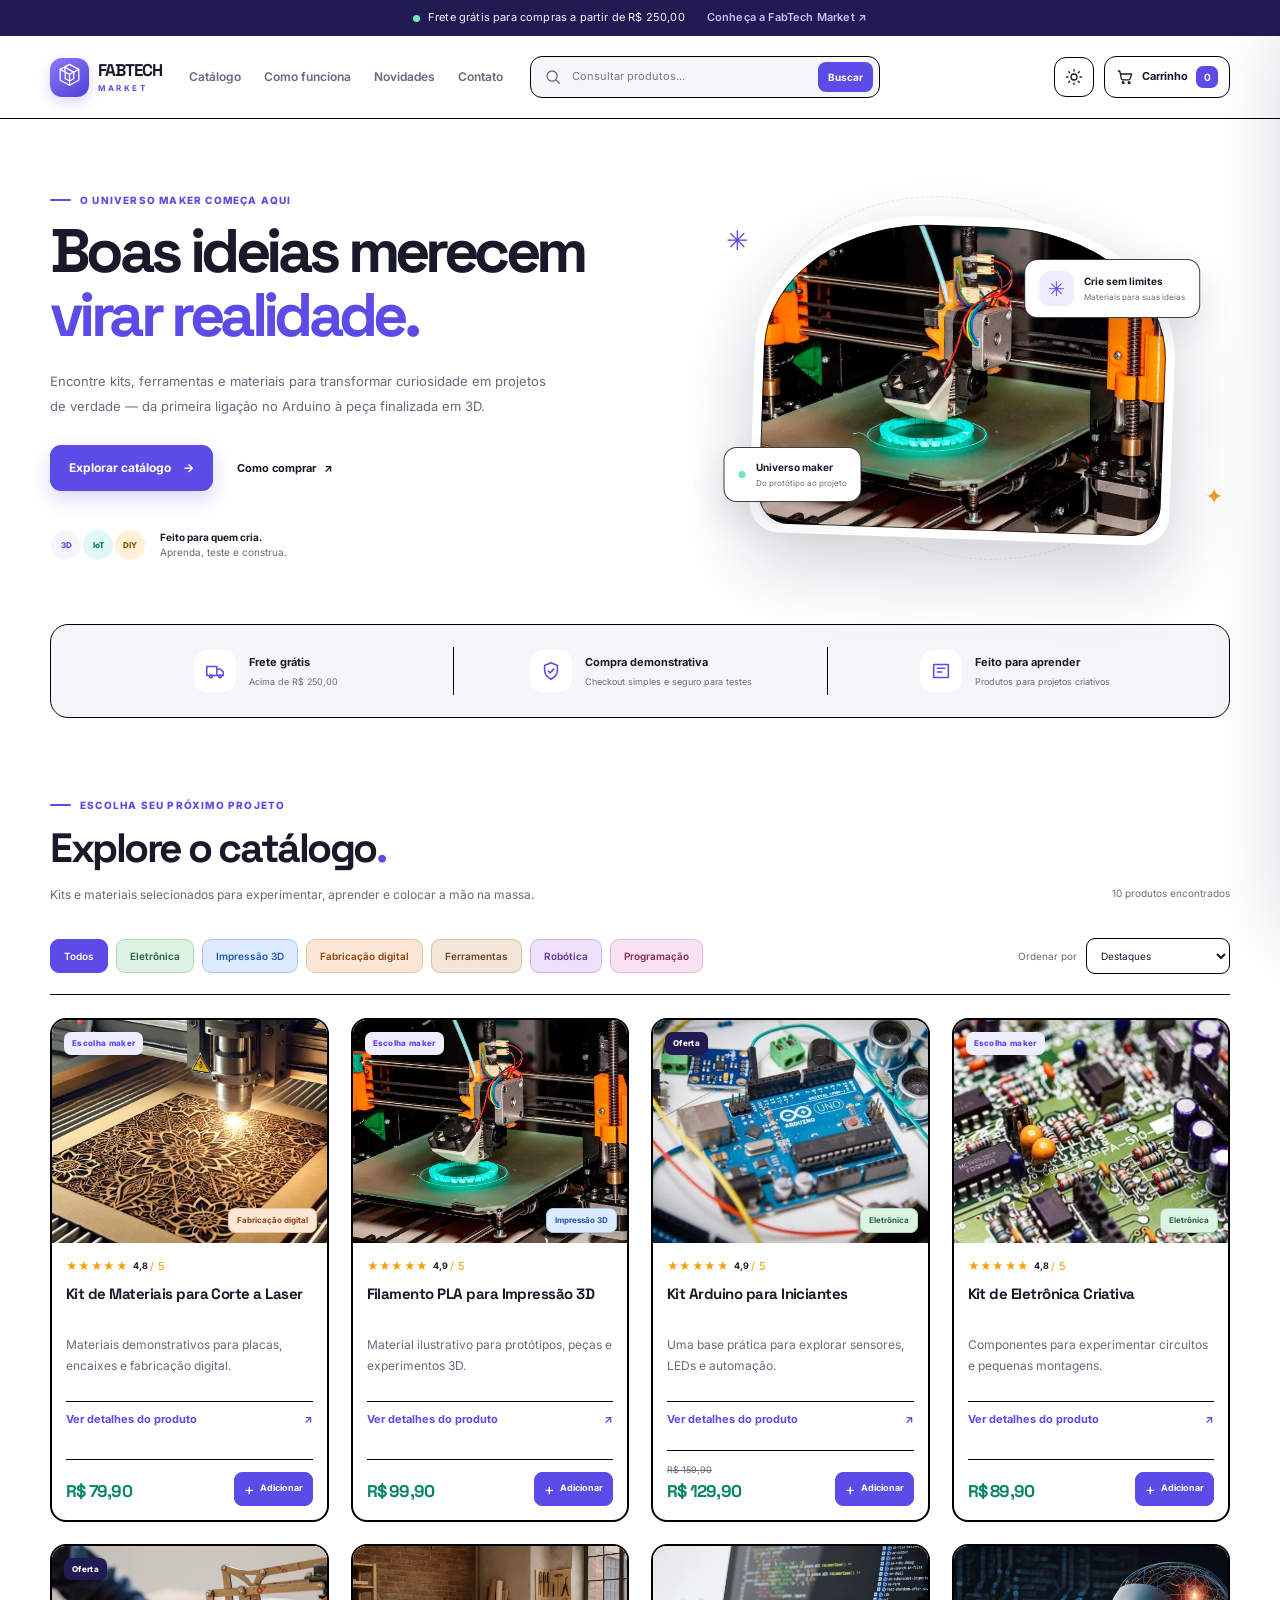
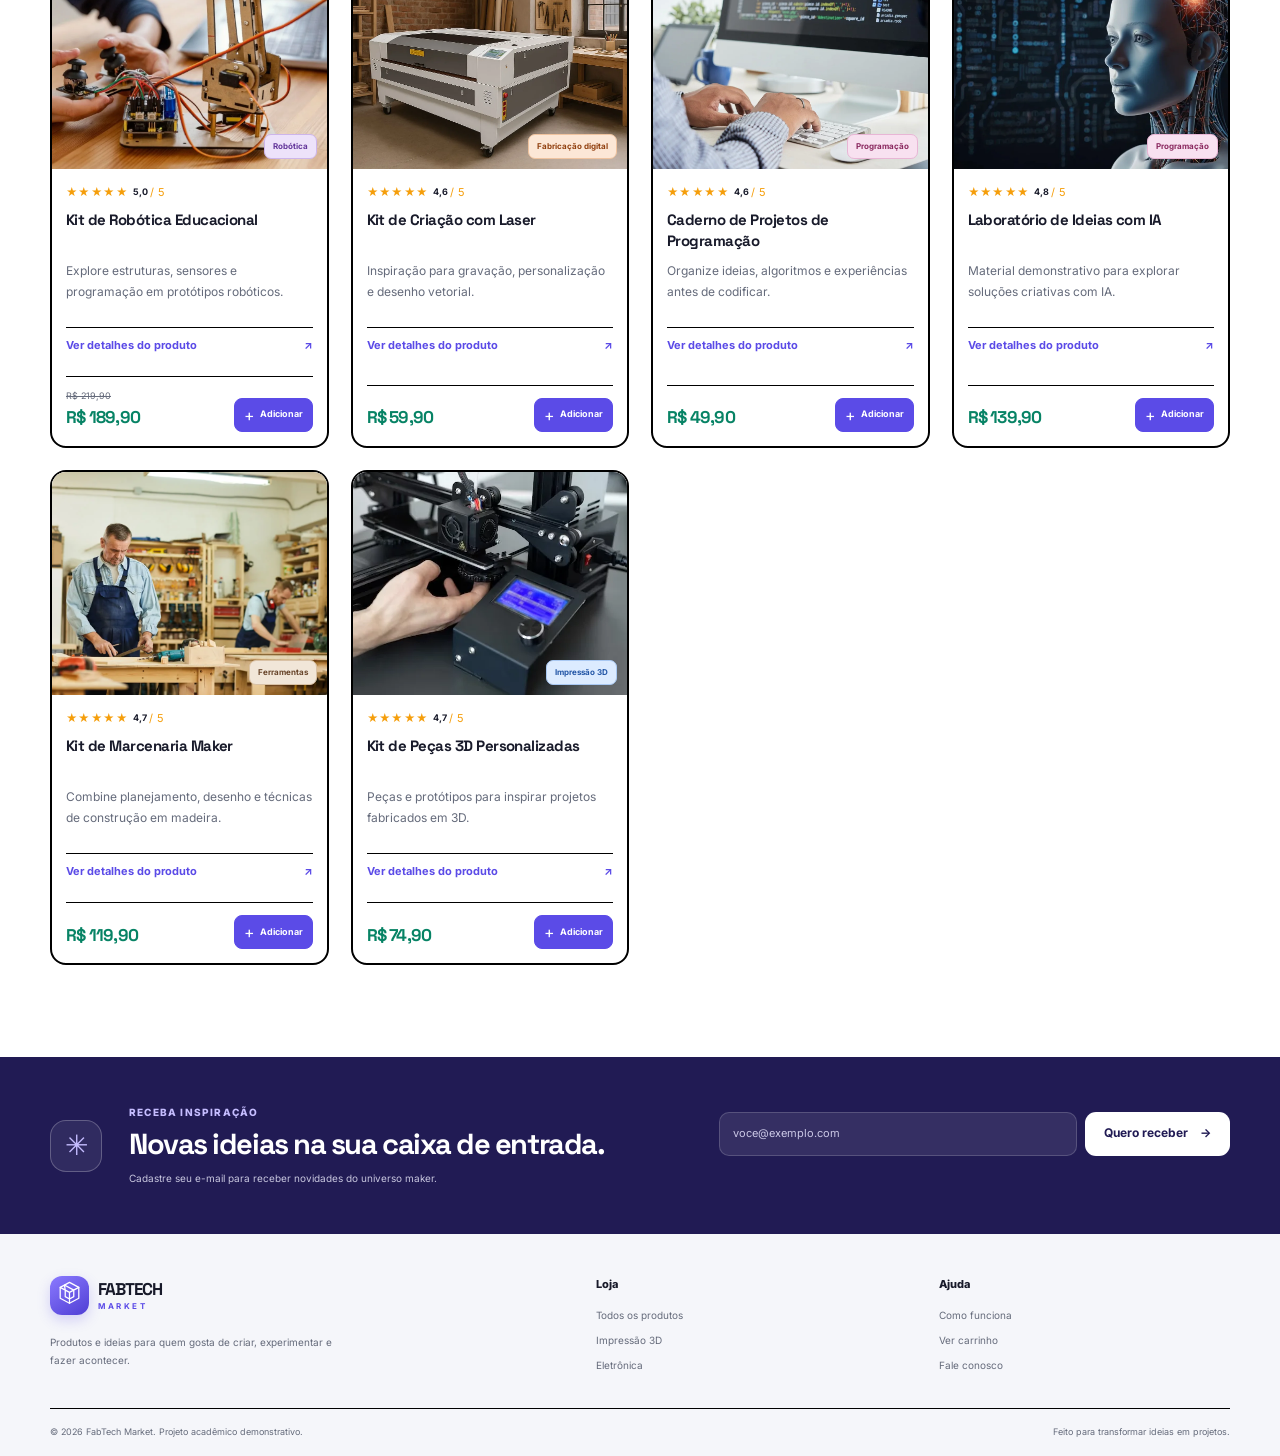
<file: index.html>
<!DOCTYPE html>
<html lang="pt-BR">
<head>
  <meta charset="UTF-8">
  <meta name="viewport" content="width=device-width, initial-scale=1.0">
  <meta name="description" content="FabTech Market: produtos e kits para impressão 3D, Arduino, eletrônica, robótica e fabricação digital.">
  <meta name="theme-color" content="#5b4be7">
  <link rel="icon" href="assets/favicon.svg" type="image/svg+xml">
  <title>FabTech Market | Ideias que viram projetos</title>
  <link rel="preconnect" href="https://fonts.googleapis.com">
  <link rel="preconnect" href="https://fonts.gstatic.com" crossorigin>
  <link href="https://fonts.googleapis.com/css2?family=Inter:wght@400;500;600;700&family=Space+Grotesk:wght@400;500;600;700&display=swap" rel="stylesheet">
  <link rel="stylesheet" href="css/style.css">
  <!-- Os modelos e os dados são carregados antes da lógica que monta a loja. -->
  <script src="js/models/Produto.js" defer></script>
  <script src="js/models/ItemCarrinho.js" defer></script>
  <script src="js/models/Carrinho.js" defer></script>
  <script src="js/dadosProdutos.js" defer></script>
  <script src="js/configuracao.js" defer></script>
  <script src="js/app.js" defer></script>
</head>
<body>
  <a class="skip-link" href="#conteudo-principal">Pular para o conteúdo principal</a>

  <!-- Aviso de frete e acesso rápido às principais áreas da loja. -->
  <div class="announcement-bar">
    <p><span class="announcement-dot" aria-hidden="true"></span> Frete grátis para compras a partir de R$ 250,00</p>
    <a href="#como-funciona">Conheça a FabTech Market <span aria-hidden="true">↗</span></a>
  </div>

  <header class="site-header">
    <div class="header-main container">
      <a class="brand" href="#inicio" aria-label="FabTech Market - página inicial">
        <span class="brand-mark" aria-hidden="true">
          <svg viewBox="0 0 40 40" role="img"><path d="M8 9.5 20 3l12 6.5v14L20 30 8 23.5z"/><path d="M8 9.5 20 16l12-6.5M20 16v14M13.5 6.5 25.5 13v8.5L20 24.5l-5.5-3V13z"/></svg>
        </span>
        <span class="brand-wordmark"><span>FABTECH</span><small>MARKET</small></span>
      </a>

      <!-- Menu principal: usa âncoras para navegar pelas seções sem sair da página. -->
      <nav class="main-nav" aria-label="Navegação principal">
        <a href="#catalogo">Catálogo</a>
        <a href="#como-funciona">Como funciona</a>
        <a href="#newsletter">Novidades</a>
        <a href="contato.html">Contato</a>
      </nav>

      <!-- A pesquisa envia o texto ao JavaScript, que filtra o catálogo sem recarregar a página. -->
      <form class="search-form" id="form-busca" role="search">
        <label class="visually-hidden" for="campo-busca">Consultar produtos pelo nome ou categoria</label>
        <svg aria-hidden="true" viewBox="0 0 24 24"><circle cx="10.8" cy="10.8" r="6.8"/><path d="m16 16 4.5 4.5"/></svg>
        <input id="campo-busca" name="q" type="search" placeholder="Consultar produtos..." autocomplete="off">
        <button class="search-submit" type="submit" aria-label="Consultar">Buscar</button>
      </form>

      <div class="header-actions">
        <!-- O botão alterna o tema; o ícone de sol/lua muda de acordo com a preferência ativa. -->
        <button class="icon-button theme-toggle" id="btn-tema" type="button" aria-label="Ativar tema escuro" aria-pressed="false" title="Alternar tema">
          <svg class="icon-sun" aria-hidden="true" viewBox="0 0 24 24"><circle cx="12" cy="12" r="4"/><path d="M12 2v2m0 16v2M4.93 4.93l1.42 1.42m11.3 11.3 1.42 1.42M2 12h2m16 0h2M4.93 19.07l1.42-1.42m11.3-11.3 1.42-1.42"/></svg>
          <svg class="icon-moon" aria-hidden="true" viewBox="0 0 24 24"><path d="M20.4 15.4A8.5 8.5 0 0 1 8.6 3.6 8.6 8.6 0 1 0 20.4 15.4Z"/></svg>
        </button>
        <!-- O contador mostra a soma das unidades, e não apenas a quantidade de tipos de produto. -->
        <button class="botao-abrir-carrinho" id="abrir-carrinho" type="button" aria-controls="painel-carrinho" aria-expanded="false">
          <svg aria-hidden="true" viewBox="0 0 24 24"><path d="M3 4h2l2.1 10.1a2 2 0 0 0 2 1.6h7.8a2 2 0 0 0 1.9-1.4L21 8H6"/><circle cx="9.5" cy="19.5" r="1.25"/><circle cx="17.5" cy="19.5" r="1.25"/></svg>
          <span class="rotulo-botao-carrinho">Carrinho</span>
          <span class="contador-carrinho" id="contador-carrinho" aria-label="0 itens no carrinho">0</span>
        </button>
      </div>
    </div>
  </header>

  <main id="conteudo-principal">
    <!-- Apresentação inicial da loja, com chamada para explorar os produtos. -->
    <section class="hero container" id="inicio" aria-labelledby="titulo-hero">
      <div class="hero-copy">
        <p class="eyebrow"><span class="eyebrow-line"></span> O universo maker começa aqui</p>
        <h1 id="titulo-hero">Boas ideias merecem <span>virar realidade.</span></h1>
        <p class="hero-description">Encontre kits, ferramentas e materiais para transformar curiosidade em projetos de verdade — da primeira ligação no Arduino à peça finalizada em 3D.</p>
        <div class="hero-actions">
          <a class="button button-primary" href="#catalogo">Explorar catálogo <span aria-hidden="true">→</span></a>
          <a class="text-link" href="#como-funciona">Como comprar <span aria-hidden="true">↗</span></a>
        </div>
        <div class="hero-social-proof" aria-label="Informações da loja">
          <div class="proof-icon-row" aria-hidden="true"><span>3D</span><span>IoT</span><span>DIY</span></div>
          <p><strong>Feito para quem cria.</strong><br><span>Aprenda, teste e construa.</span></p>
        </div>
      </div>
      <div class="hero-visual">
        <div class="hero-orbit orbit-one" aria-hidden="true"></div>
        <div class="hero-orbit orbit-two" aria-hidden="true"></div>
        <div class="hero-image-frame">
          <img src="assets/images/impressao-3d.png" alt="Equipamento de impressão 3D utilizado em projetos de fabricação digital" fetchpriority="high">
          <div class="floating-note note-top"><span class="note-icon" aria-hidden="true">✳</span><span><strong>Crie sem limites</strong><small>Materiais para suas ideias</small></span></div>
          <div class="floating-note note-bottom"><span class="status-dot" aria-hidden="true"></span><span><strong>Universo maker</strong><small>Do protótipo ao projeto</small></span></div>
        </div>
        <span class="hero-spark spark-one" aria-hidden="true">✳</span>
        <span class="hero-spark spark-two" aria-hidden="true">✦</span>
      </div>
    </section>

    <!-- Resume as vantagens e as regras gerais da loja demonstrativa. -->
    <section class="benefits-strip container" id="como-funciona" aria-label="Vantagens da loja">
      <div class="benefit"><span class="benefit-icon" aria-hidden="true"><svg viewBox="0 0 24 24"><path d="M3 7h11v10H3zM14 10h4l3 3v4h-7z"/><circle cx="7.5" cy="18" r="1.5"/><circle cx="17.5" cy="18" r="1.5"/></svg></span><span><strong>Frete grátis</strong><small>Acima de R$ 250,00</small></span></div>
      <div class="benefit"><span class="benefit-icon" aria-hidden="true"><svg viewBox="0 0 24 24"><path d="M12 3 19 6v5c0 4.5-2.8 7.8-7 10-4.2-2.2-7-5.5-7-10V6z"/><path d="m9 12 2 2 4-4"/></svg></span><span><strong>Compra demonstrativa</strong><small>Checkout simples e seguro para testes</small></span></div>
      <div class="benefit"><span class="benefit-icon" aria-hidden="true"><svg viewBox="0 0 24 24"><path d="M4 5h16v14H4zM8 9h8M8 13h5"/></svg></span><span><strong>Feito para aprender</strong><small>Produtos para projetos criativos</small></span></div>
    </section>

    <!-- O catálogo é preenchido pelo JavaScript para permitir busca, filtros e ordenação. -->
    <section class="secao-catalogo container" id="catalogo" aria-labelledby="titulo-catalogo">
      <div class="section-heading">
        <div>
          <p class="eyebrow"><span class="eyebrow-line"></span> Escolha seu próximo projeto</p>
          <h2 id="titulo-catalogo">Explore o catálogo<span class="heading-period">.</span></h2>
          <p class="section-description">Kits e materiais selecionados para experimentar, aprender e colocar a mão na massa.</p>
        </div>
        <p class="contador-resultados" id="contador-resultados" aria-live="polite">Carregando produtos...</p>
      </div>

      <!-- Busca, filtros e ordenação trabalham juntos para encontrar produtos rapidamente. -->
      <div class="barra-ferramentas-catalogo">
        <!-- Os botões de categoria são completados pelo JavaScript a partir do catálogo. -->
        <div class="filtros-categoria" id="filtros-categoria" role="group" aria-label="Filtrar produtos por categoria">
          <button type="button" class="filtro-categoria is-active" data-categoria="Todas" aria-pressed="true">Todos</button>
        </div>
        <!-- O seletor ordena os resultados por preço, avaliação, nome ou destaque. -->
        <div class="controle-ordenacao">
          <label for="ordenar-produtos">Ordenar por</label>
          <select id="ordenar-produtos" name="ordenacao">
            <option value="destaque">Destaques</option>
            <option value="menor-preco">Menor preço</option>
            <option value="maior-preco">Maior preço</option>
            <option value="avaliacao">Melhor avaliação</option>
            <option value="nome">Nome A–Z</option>
          </select>
        </div>
      </div>

      <!-- Aparece só durante uma busca e oferece um atalho para limpar o texto pesquisado. -->
      <div class="consulta-ativa" id="resumo-consulta" hidden>
        <span id="texto-consulta"></span>
        <button type="button" id="limpar-consulta">Limpar consulta <span aria-hidden="true">×</span></button>
      </div>

      <!-- Modelo vazio usado pelo JavaScript para criar cada cartão de produto. -->
      <template id="modelo-card-produto"><article class="cartao-produto"></article></template>
      <div class="grade-produtos" id="lista-produtos" aria-live="polite" aria-busy="true"></div>
      <div class="estado-vazio" id="estado-vazio" hidden>
        <span class="icone-estado-vazio" aria-hidden="true">⌕</span>
        <h3>Nenhum produto encontrado</h3>
        <p>Tente outra palavra, escolha uma categoria diferente ou limpe os filtros.</p>
        <button class="button button-secondary" type="button" id="limpar-filtros">Limpar filtros</button>
      </div>
    </section>

    <!-- Newsletter demonstrativa: valida o e-mail, mas não envia os dados. -->
    <!-- Newsletter de demonstração: valida o e-mail e mostra feedback, sem cadastrá-lo. -->
    <section class="secao-novidades" id="newsletter" aria-labelledby="titulo-newsletter">
      <div class="container conteudo-novidades">
        <div class="marca-novidades" aria-hidden="true">✳</div>
        <div class="texto-novidades">
          <p class="eyebrow eyebrow-light">Receba inspiração</p>
          <h2 id="titulo-newsletter">Novas ideias na sua caixa de entrada.</h2>
          <p>Cadastre seu e-mail para receber novidades do universo maker.</p>
        </div>
        <form class="formulario-novidades" id="form-newsletter" novalidate>
          <label class="visually-hidden" for="email-newsletter">Seu e-mail</label>
          <input id="email-newsletter" name="email" type="email" placeholder="voce@exemplo.com" autocomplete="email" required>
          <button type="submit" class="button button-light">Quero receber <span aria-hidden="true">→</span></button>
          <p class="retorno-formulario" id="feedback-newsletter" role="status" aria-live="polite"></p>
        </form>
      </div>
    </section>
  </main>

  <!-- Rodapé com atalhos para o catálogo, ajuda e contato. -->
  <footer class="site-footer">
    <div class="container footer-main">
      <div class="footer-brand-block">
        <a class="brand brand-footer" href="#inicio" aria-label="FabTech Market - voltar ao início">
          <span class="brand-mark" aria-hidden="true"><svg viewBox="0 0 40 40"><path d="M8 9.5 20 3l12 6.5v14L20 30 8 23.5z"/><path d="M8 9.5 20 16l12-6.5M20 16v14M13.5 6.5 25.5 13v8.5L20 24.5l-5.5-3V13z"/></svg></span>
          <span class="brand-wordmark"><span>FABTECH</span><small>MARKET</small></span>
        </a>
        <p>Produtos e ideias para quem gosta de criar, experimentar e fazer acontecer.</p>
      </div>
      <div class="footer-column"><h2>Loja</h2><a href="#catalogo">Todos os produtos</a><a href="#catalogo" data-link-categoria="Impressão 3D">Impressão 3D</a><a href="#catalogo" data-link-categoria="Eletrônica">Eletrônica</a></div>
      <div class="footer-column"><h2>Ajuda</h2><a href="#como-funciona">Como funciona</a><button class="footer-link-button" id="link-carrinho" type="button">Ver carrinho</button><a href="contato.html">Fale conosco</a></div>
    </div>
    <div class="container footer-bottom"><p>© <span id="ano-atual"></span> FabTech Market. Projeto acadêmico demonstrativo.</p><p>Feito para transformar ideias em projetos.</p></div>
  </footer>

  <!-- Painel lateral onde a pessoa revisa itens, quantidades, frete e cupons. -->
  <button class="sobreposicao-painel-carrinho" id="sobreposicao-carrinho" type="button" aria-label="Fechar carrinho" tabindex="-1" hidden></button>
  <aside class="painel-carrinho" id="painel-carrinho" role="dialog" aria-modal="true" aria-labelledby="titulo-carrinho" aria-hidden="true" inert>
    <div class="cabecalho-painel-carrinho">
      <div><p class="eyebrow"><span class="eyebrow-line"></span> Sua seleção</p><h2 id="titulo-carrinho">Meu carrinho <span id="quantidade-no-titulo">(0)</span></h2></div>
      <button class="icon-button botao-fechar-painel-carrinho" id="fechar-carrinho" type="button" aria-label="Fechar carrinho"><svg aria-hidden="true" viewBox="0 0 24 24"><path d="m6 6 12 12M18 6 6 18"/></svg></button>
    </div>
    <div class="progresso-frete" id="progresso-frete"><p>Adicione produtos ao carrinho para calcular o frete.</p><div class="trilho-progresso"><span style="width:0%"></span></div></div>
    <div class="lista-itens-carrinho" id="lista-carrinho" aria-live="polite"></div>
    <div class="estado-carrinho-vazio" id="carrinho-vazio"><div class="empty-bag" aria-hidden="true"><svg viewBox="0 0 24 24"><path d="M4 8h16l-1 13H5L4 8Z"/><path d="M8 9V6a4 4 0 0 1 8 0v3"/></svg></div><h3>Seu carrinho está vazio</h3><p>Encontre algo para dar vida ao seu próximo projeto.</p><button class="button button-secondary" id="voltar-compras" type="button">Explorar produtos</button></div>
    <div class="rodape-painel-carrinho" id="resumo-carrinho" hidden>
      <form class="formulario-cupom" id="form-cupom">
        <label for="codigo-cupom">Cupom de desconto</label>
        <div class="linha-campos-cupom"><input id="codigo-cupom" name="cupom" type="text" placeholder="Digite seu cupom" autocomplete="off"><button class="button button-secondary" type="submit">Aplicar</button></div>
        <p class="retorno-cupom" id="feedback-cupom" role="status" aria-live="polite">Use MAKER10 ou FRETEGRATIS.</p>
      </form>
      <div class="totais-carrinho" id="totais-carrinho"></div>
      <p class="aviso-pagamento-demonstrativo">Demonstração acadêmica: nenhum pagamento real será realizado.</p>
      <button class="button button-primary botao-finalizar-compra" id="btn-finalizar" type="button">Continuar para finalizar <span aria-hidden="true">→</span></button>
      <button class="botao-esvaziar-carrinho" id="limpar-carrinho" type="button">Esvaziar carrinho</button>
    </div>
  </aside>

  <!-- Janela de detalhes preenchida com as informações do produto selecionado. -->
  <!-- A ficha é preenchida quando a pessoa seleciona a imagem ou o botão de detalhes. -->
  <dialog class="dialogo-detalhes-produto" id="modal-detalhes-produto" aria-labelledby="detalhes-nome">
    <div class="dialog-header">
      <div><p class="eyebrow"><span class="eyebrow-line"></span> Conheça melhor</p><h2 id="detalhes-nome">Detalhes do produto</h2></div>
      <button class="icon-button" id="fechar-detalhes-produto" type="button" aria-label="Fechar detalhes do produto"><svg aria-hidden="true" viewBox="0 0 24 24"><path d="m6 6 12 12M18 6 6 18"/></svg></button>
    </div>
    <div class="layout-detalhes-produto">
      <div class="moldura-imagem-detalhes-produto"><img id="detalhes-imagem" src="assets/images/arduino.png" alt="" width="640" height="480"></div>
      <div class="texto-detalhes-produto">
        <p class="categoria-detalhes-produto" id="detalhes-categoria"></p>
        <div class="avaliacao-detalhes-produto" id="detalhes-avaliacao"></div>
        <p class="preco-detalhes-produto"><span id="detalhes-preco-anterior" hidden></span><strong id="detalhes-preco"></strong></p>
        <p class="descricao-detalhes-produto" id="detalhes-descricao"></p>
        <section aria-labelledby="titulo-especificacoes"><h3 id="titulo-especificacoes">Detalhes e especificações</h3><ul id="detalhes-especificacoes"></ul></section>
        <section aria-labelledby="titulo-indicado"><h3 id="titulo-indicado">Para quem é indicado?</h3><p id="detalhes-indicado-para"></p></section>
      </div>
    </div>
    <div class="dialog-actions acoes-detalhes-produto">
      <button class="button button-secondary" id="fechar-detalhes-secundario" type="button">Continuar explorando</button>
      <button class="button button-primary" id="btn-adicionar-detalhe" type="button">Adicionar ao carrinho <span aria-hidden="true">→</span></button>
    </div>
  </dialog>

  <!-- Checkout demonstrativo; nenhuma forma de pagamento gera cobrança real. -->
  <!-- Checkout de demonstração: os dados servem apenas para validar o fluxo no navegador. -->
  <dialog class="dialogo-finalizacao" id="modal-checkout" aria-labelledby="titulo-checkout">
    <div class="dialog-header"><div><p class="eyebrow"><span class="eyebrow-line"></span> Só mais um passo</p><h2 id="titulo-checkout">Finalizar pedido</h2></div><button class="icon-button" id="fechar-checkout" type="button" aria-label="Fechar finalização"><svg aria-hidden="true" viewBox="0 0 24 24"><path d="m6 6 12 12M18 6 6 18"/></svg></button></div>
    <div class="resumo-finalizacao" id="resumo-checkout"></div>
    <form id="form-checkout" class="formulario-finalizacao">
      <div class="field-group"><label for="nome-cliente">Nome completo</label><input id="nome-cliente" name="nome" type="text" autocomplete="name" minlength="2" required placeholder="Como podemos chamar você?"></div>
      <div class="field-group"><label for="email-cliente">E-mail</label><input id="email-cliente" name="email" type="email" autocomplete="email" required placeholder="voce@exemplo.com"></div>
      <div class="field-group"><label for="cep-cliente">CEP <span>(opcional)</span></label><input id="cep-cliente" name="cep" type="text" inputmode="numeric" autocomplete="postal-code" maxlength="9" placeholder="00000-000"></div>

      <fieldset class="opcoes-pagamento" aria-describedby="aviso-pagamento">
        <legend>Forma de pagamento</legend>
        <label class="opcao-pagamento">
          <input type="radio" name="forma-pagamento" value="pix" checked required>
          <span class="opcao-pagamento-icon" aria-hidden="true">▦</span>
          <span class="opcao-pagamento-text"><strong>Pix</strong><small>QR Code e código de demonstração</small></span>
          <span class="opcao-pagamento-tag">Instantâneo</span>
        </label>
        <label class="opcao-pagamento">
          <input type="radio" name="forma-pagamento" value="credito" required>
          <span class="opcao-pagamento-icon" aria-hidden="true">▤</span>
          <span class="opcao-pagamento-text"><strong>Cartão de crédito</strong><small>Parcelamento demonstrativo</small></span>
        </label>
        <label class="opcao-pagamento">
          <input type="radio" name="forma-pagamento" value="debito" required>
          <span class="opcao-pagamento-icon" aria-hidden="true">▣</span>
          <span class="opcao-pagamento-text"><strong>Cartão de débito</strong><small>Sem inserção de dados bancários</small></span>
        </label>
        <label class="opcao-pagamento">
          <input type="radio" name="forma-pagamento" value="boleto" required>
          <span class="opcao-pagamento-icon" aria-hidden="true">▥</span>
          <span class="opcao-pagamento-text"><strong>Boleto bancário</strong><small>Emissão real não disponível nesta demonstração</small></span>
        </label>
      </fieldset>
      <div class="detalhes-pagamento" id="detalhes-pagamento" aria-live="polite" aria-atomic="true"></div>
      <p class="aviso-finalizacao" id="aviso-pagamento">Projeto acadêmico: os métodos são demonstrativos. Nenhuma transação é processada e os dados não são enviados a servidores.</p>
      <div class="dialog-actions"><button class="button button-secondary" id="cancelar-checkout" type="button">Voltar ao carrinho</button><button class="button button-primary" type="submit">Confirmar pedido <span aria-hidden="true">→</span></button></div>
    </form>
  </dialog>

  <!-- Confirmação exibida depois que o pedido fica registrado no navegador. -->
  <!-- Esta janela confirma o registro local do pedido, sem afirmar que houve pagamento. -->
  <dialog class="dialogo-pedido-registrado" id="modal-sucesso" aria-labelledby="titulo-sucesso">
    <div class="success-symbol" aria-hidden="true"><svg viewBox="0 0 24 24"><path d="m5 12 4.5 4.5L19 7"/></svg></div>
    <p class="eyebrow">Pedido registrado</p><h2 id="titulo-sucesso">Projeto a caminho!</h2><p id="mensagem-sucesso">Seu pedido de demonstração foi registrado neste navegador.</p><p class="order-number" id="numero-pedido"></p><button class="button button-primary" id="fechar-sucesso" type="button">Continuar explorando</button>
  </dialog>

  <div class="regiao-mensagens-rapidas" id="regiao-mensagem-rapida" aria-live="polite" aria-atomic="true"></div>
</body>
</html>
</file>
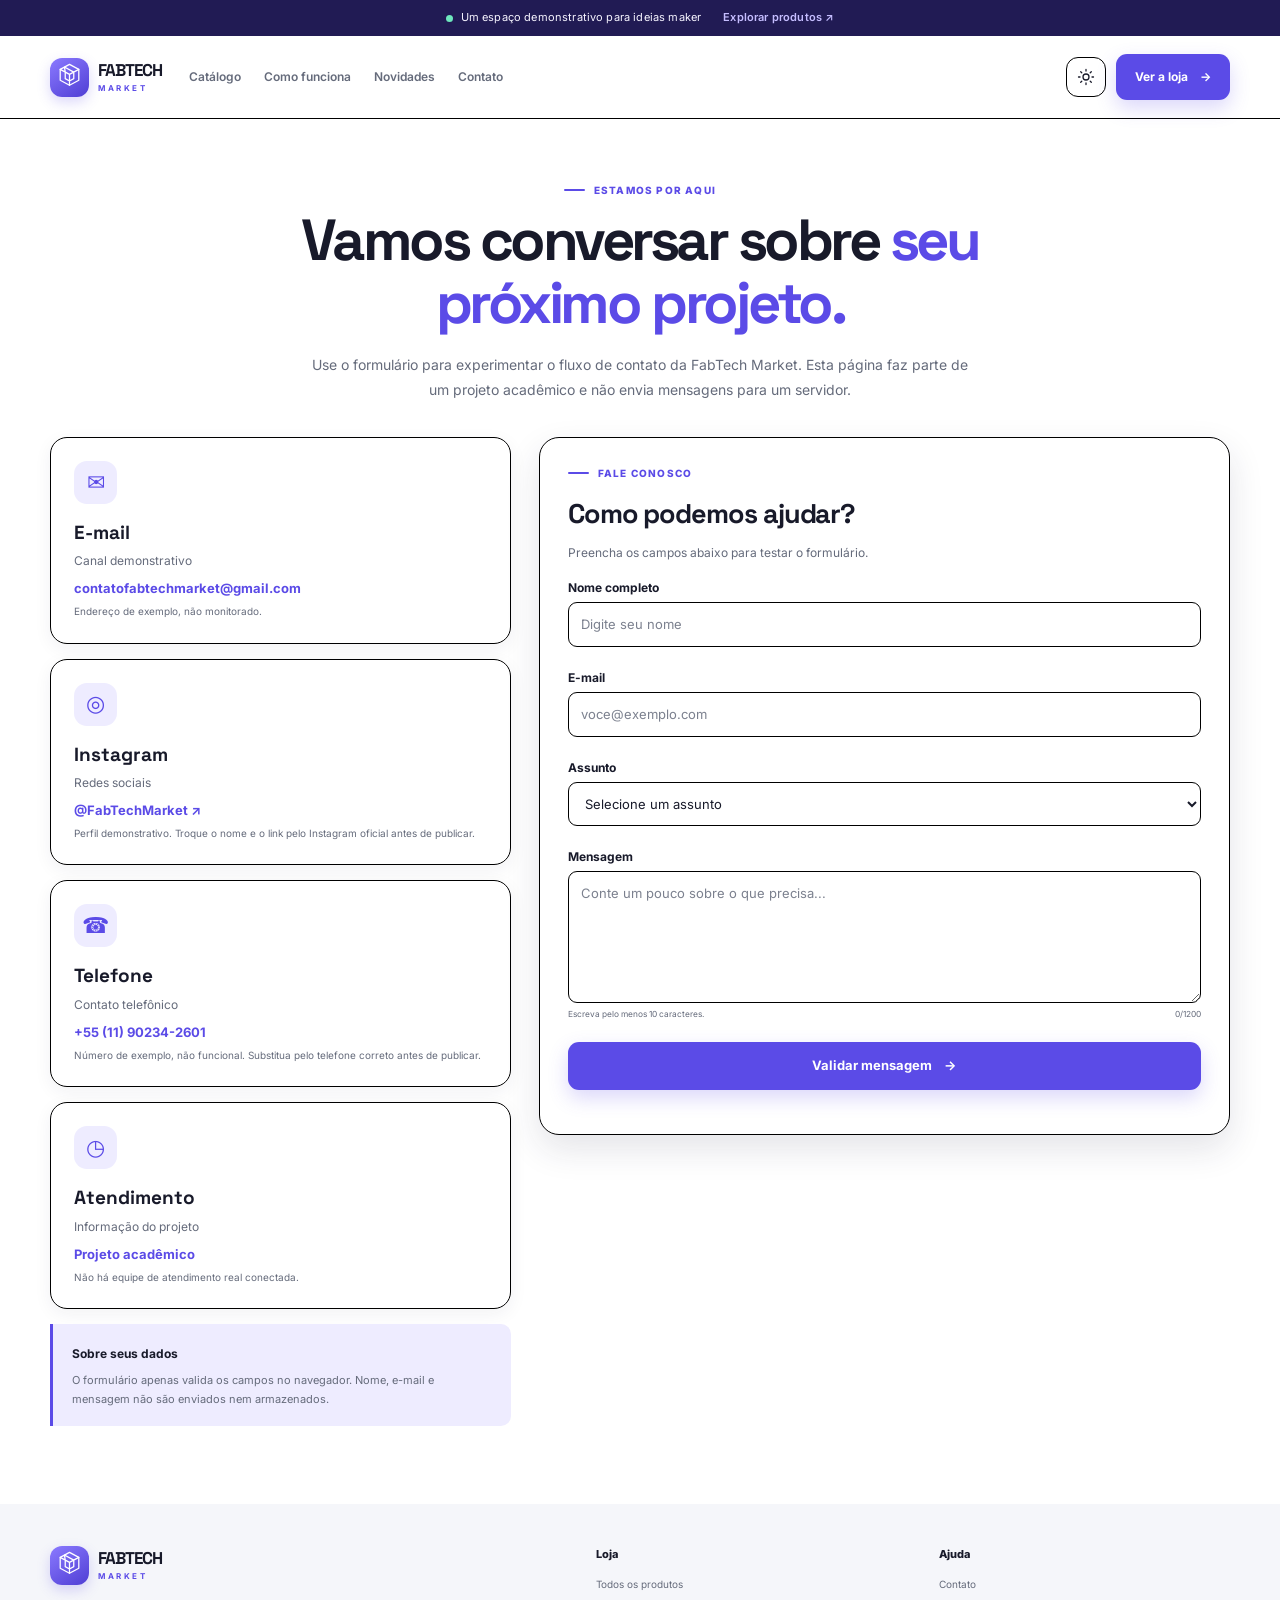
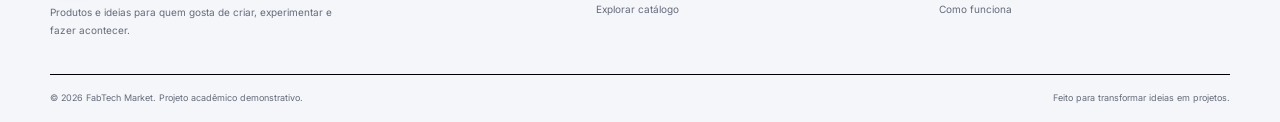
<file: contato.html>
<!DOCTYPE html>
<html lang="pt-BR">
<head>
  <meta charset="UTF-8">
  <meta name="viewport" content="width=device-width, initial-scale=1.0">
  <meta name="description" content="Entre em contato com a FabTech Market, loja demonstrativa de produtos e materiais do universo maker.">
  <meta name="theme-color" content="#5b4be7">
  <link rel="icon" href="assets/favicon.svg" type="image/svg+xml">
  <title>Contato | FabTech Market</title>
  <link rel="preconnect" href="https://fonts.googleapis.com">
  <link rel="preconnect" href="https://fonts.gstatic.com" crossorigin>
  <link href="https://fonts.googleapis.com/css2?family=Inter:wght@400;500;600;700&family=Space+Grotesk:wght@400;500;600;700&display=swap" rel="stylesheet">
  <link rel="stylesheet" href="css/style.css">
  <script src="js/contato.js" defer></script>
</head>
<body>
  <a class="skip-link" href="#conteudo-principal">Pular para o conteúdo principal</a>
  <div class="announcement-bar">
    <p><span class="announcement-dot" aria-hidden="true"></span> Um espaço demonstrativo para ideias maker</p>
    <a href="index.html#catalogo">Explorar produtos <span aria-hidden="true">↗</span></a>
  </div>

  <header class="site-header">
    <div class="header-main container">
      <a class="brand" href="index.html#inicio" aria-label="FabTech Market - página inicial">
        <span class="brand-mark" aria-hidden="true"><svg viewBox="0 0 40 40"><path d="M8 9.5 20 3l12 6.5v14L20 30 8 23.5z"/><path d="M8 9.5 20 16l12-6.5M20 16v14M13.5 6.5 25.5 13v8.5L20 24.5l-5.5-3V13z"/></svg></span>
        <span class="brand-wordmark"><span>FABTECH</span><small>MARKET</small></span>
      </a>
      <!-- A navegação mantém os mesmos atalhos da loja e indica a página atual. -->
      <nav class="main-nav" aria-label="Navegação principal">
        <a href="index.html#catalogo">Catálogo</a>
        <a href="index.html#como-funciona">Como funciona</a>
        <a href="index.html#newsletter">Novidades</a>
        <a href="contato.html" aria-current="page">Contato</a>
      </nav>
      <div class="header-actions">
        <!-- O tema escolhido aqui também é usado na página principal da loja. -->
        <button class="icon-button theme-toggle" id="btn-tema-contato" type="button" aria-label="Ativar tema escuro" aria-pressed="false" title="Alternar tema">
          <svg class="icon-sun" aria-hidden="true" viewBox="0 0 24 24"><circle cx="12" cy="12" r="4"/><path d="M12 2v2m0 16v2M4.93 4.93l1.42 1.42m11.3 11.3 1.42 1.42M2 12h2m16 0h2M4.93 19.07l1.42-1.42m11.3-11.3 1.42-1.42"/></svg>
          <svg class="icon-moon" aria-hidden="true" viewBox="0 0 24 24"><path d="M20.4 15.4A8.5 8.5 0 0 1 8.6 3.6 8.6 8.6 0 1 0 20.4 15.4Z"/></svg>
        </button>
        <a class="button button-primary" href="index.html#catalogo">Ver a loja <span aria-hidden="true">→</span></a>
      </div>
    </div>
  </header>

  <main id="conteudo-principal" class="pagina-contato">
    <section class="cabecalho-contato container" aria-labelledby="titulo-contato">
      <p class="eyebrow"><span class="eyebrow-line"></span> Estamos por aqui</p>
      <h1 id="titulo-contato">Vamos conversar sobre <span>seu próximo projeto.</span></h1>
      <p>Use o formulário para experimentar o fluxo de contato da FabTech Market. Esta página faz parte de um projeto acadêmico e não envia mensagens para um servidor.</p>
    </section>

    <!-- Os cartões mostram canais de exemplo; o formulário não envia mensagens. -->
    <section class="conteudo-contato container" aria-label="Canais de contato e formulário">
      <div class="coluna-informacoes-contato">
        <!-- Cada cartão apresenta um canal de contato; os dados de exemplo estão identificados. -->
        <article class="cartao-informacao-contato">
          <span class="icone-informacao-contato" aria-hidden="true">✉</span>
          <h2>E-mail</h2>
          <p>Canal demonstrativo</p>
          <a href="https://www.gmail.com" target="_blank"><span class="valor-informacao-contato">contatofabtechmarket@gmail.com</span></a>
          <small>Endereço de exemplo, não monitorado.</small>
        </article>
        <article class="cartao-informacao-contato">
          <span class="icone-informacao-contato" aria-hidden="true">◎</span>
          <h2>Instagram</h2>
          <p>Redes sociais</p>
          <a class="valor-informacao-contato" href="https://www.instagram.com" target="_blank" rel="noopener noreferrer">@FabTechMarket ↗</a>
          <small>Perfil demonstrativo. Troque o nome e o link pelo Instagram oficial antes de publicar.</small>
        </article>
        <article class="cartao-informacao-contato">
          <span class="icone-informacao-contato" aria-hidden="true">☎</span>
          <h2>Telefone</h2>
          <p>Contato telefônico</p>
          <span class="valor-informacao-contato">+55 (11) 90234-2601</span>
          <small>Número de exemplo, não funcional. Substitua pelo telefone correto antes de publicar.</small>
        </article>
        <article class="cartao-informacao-contato">
          <span class="icone-informacao-contato" aria-hidden="true">◷</span>
          <h2>Atendimento</h2>
          <p>Informação do projeto</p>
          <span class="valor-informacao-contato">Projeto acadêmico</span>
          <small>Não há equipe de atendimento real conectada.</small>
        </article>
        <div class="aviso-contato">
          <strong>Sobre seus dados</strong>
          <p>O formulário apenas valida os campos no navegador. Nome, e-mail e mensagem não são enviados nem armazenados.</p>
        </div>
      </div>

      <!-- O JavaScript verifica os campos e mostra o resultado na própria página. -->
      <form class="formulario-contato" id="form-contato" novalidate>
        <div class="cabecalho-formulario-contato">
          <p class="eyebrow"><span class="eyebrow-line"></span> Fale conosco</p>
          <h2>Como podemos ajudar?</h2>
          <p>Preencha os campos abaixo para testar o formulário.</p>
        </div>
        <!-- Campos separados para que rótulos, mensagens de erro e valores fiquem claros. -->
        <div class="field-group">
          <label for="nome-contato">Nome completo</label>
          <input id="nome-contato" name="nome" type="text" autocomplete="name" minlength="2" maxlength="100" aria-describedby="erro-nome-contato" required placeholder="Digite seu nome">
          <small class="field-error" id="erro-nome-contato"></small>
        </div>
        <div class="field-group">
          <label for="email-contato">E-mail</label>
          <input id="email-contato" name="email" type="email" autocomplete="email" maxlength="150" aria-describedby="erro-email-contato" required placeholder="voce@exemplo.com">
          <small class="field-error" id="erro-email-contato"></small>
        </div>
        <div class="field-group">
          <label for="assunto-contato">Assunto</label>
          <select id="assunto-contato" name="assunto" aria-describedby="erro-assunto-contato" required>
            <option value="" selected disabled>Selecione um assunto</option>
            <option value="produto">Dúvida sobre produto</option>
            <option value="pedido">Dúvida sobre pedido</option>
            <option value="parceria">Parceria ou oficina</option>
            <option value="outro">Outro assunto</option>
          </select>
          <small class="field-error" id="erro-assunto-contato"></small>
        </div>
        <div class="field-group">
          <label for="mensagem-contato">Mensagem</label>
          <textarea id="mensagem-contato" name="mensagem" rows="5" minlength="10" maxlength="1200" aria-describedby="erro-mensagem-contato" required placeholder="Conte um pouco sobre o que precisa..."></textarea>
          <div class="field-helper-row"><small>Escreva pelo menos 10 caracteres.</small><small id="contador-mensagem">0/1200</small></div>
          <small class="field-error" id="erro-mensagem-contato"></small>
        </div>
        <!-- O botão valida os campos localmente; ele não envia a mensagem a um servidor. -->
        <button class="button button-primary botao-enviar-contato" type="submit">Validar mensagem <span aria-hidden="true">→</span></button>
        <p class="retorno-contato" id="feedback-contato" role="status" aria-live="polite"></p>
      </form>
    </section>
  </main>

  <!-- Rodapé mantém a navegação disponível também nesta página. -->
  <footer class="site-footer">
    <div class="container footer-main">
      <div class="footer-brand-block">
        <a class="brand brand-footer" href="index.html#inicio" aria-label="FabTech Market - voltar ao início">
          <span class="brand-mark" aria-hidden="true"><svg viewBox="0 0 40 40"><path d="M8 9.5 20 3l12 6.5v14L20 30 8 23.5z"/><path d="M8 9.5 20 16l12-6.5M20 16v14M13.5 6.5 25.5 13v8.5L20 24.5l-5.5-3V13z"/></svg></span>
          <span class="brand-wordmark"><span>FABTECH</span><small>MARKET</small></span>
        </a>
        <p>Produtos e ideias para quem gosta de criar, experimentar e fazer acontecer.</p>
      </div>
      <div class="footer-column"><h2>Loja</h2><a href="index.html#catalogo">Todos os produtos</a><a href="index.html#catalogo">Explorar catálogo</a></div>
      <div class="footer-column"><h2>Ajuda</h2><a href="contato.html" aria-current="page">Contato</a><a href="index.html#como-funciona">Como funciona</a></div>
    </div>
    <div class="container footer-bottom"><p>© <span id="ano-contato"></span> FabTech Market. Projeto acadêmico demonstrativo.</p><p>Feito para transformar ideias em projetos.</p></div>
  </footer>
</body>
</html>
</file>
<file: css/style.css>
/* ==========================================================
   FABTECH MARKET | identidade visual e layout responsivo
   Sistema de design com variáveis CSS e tema claro/escuro.
   ========================================================== */
/* Variáveis do tema claro: cores, fontes, sombras e medidas compartilhadas pelo site. */
:root {
  color-scheme: light;
  --paper: #ffffff;
  --ink: #181a2a;
  --slate: #656b7b;
  --mist: #f5f6fa;
  --line: #d7dbe7;
  --line-strong: #000000;
  --accent: #5b4be7;
  --accent-strong: #4433ce;
  --accent-soft: #eeecff;
  --price: #078365;
  --star: #f59e0b;
  --danger: #b42318;
  --success: #087f5b;
  --warning: #8a5200;
  --shadow-sm: 0 5px 18px rgba(30, 31, 65, 0.06);
  --shadow-md: 0 14px 35px rgba(30, 31, 65, 0.12);
  --shadow-lg: 0 28px 75px rgba(17, 20, 45, 0.2);
  --radius-sm: 10px;
  --radius-md: 18px;
  --radius-lg: 28px;
  --font-heading: "Space Grotesk", sans-serif;
  --font-body: "Inter", sans-serif;
  --container: 1180px;
  --transition: 180ms ease;
}

/* No tema escuro, os componentes reutilizam as mesmas variáveis com outras cores. */
:root[data-theme="escuro"] {
  color-scheme: dark;
  --paper: #11121b;
  --ink: #f0f1fb;
  --slate: #a5a9ba;
  --mist: #1b1d2a;
  --line: #414457;
  --line-strong: #fff;
  --accent: #9d93ff;
  --accent-strong: #b4acff;
  --accent-soft: #292644;
  --price: #62d7b5;
  --star: #ffc45c;
  --danger: #ff9a92;
  --success: #6ee7bd;
  --warning: #ffd18a;
  --shadow-sm: 0 5px 18px rgba(0, 0, 0, 0.15);
  --shadow-md: 0 14px 35px rgba(0, 0, 0, 0.25);
  --shadow-lg: 0 28px 75px rgba(0, 0, 0, 0.45);
}

/* Cores de apoio das categorias: fundos suaves e texto com bom contraste. */
/* Cada classe define as três cores da etiqueta de uma categoria: fundo, texto e borda. */
.categoria-cor-eletronica {
  --cor-categoria-fundo: #DDF3E4;
  --cor-categoria-texto: #21663C;
  --cor-categoria-borda: #A8D8B8;
}
.categoria-cor-impressao-3d {
  --cor-categoria-fundo: #DCEBFF;
  --cor-categoria-texto: #2457A7;
  --cor-categoria-borda: #A9C8F2;
}
.categoria-cor-fabricacao-digital {
  --cor-categoria-fundo: #FCE7D6;
  --cor-categoria-texto: #91400F;
  --cor-categoria-borda: #EFC39F;
}
.categoria-cor-ferramentas {
  --cor-categoria-fundo: #F1E6D8;
  --cor-categoria-texto: #68452A;
  --cor-categoria-borda: #D9C1A5;
}
.categoria-cor-robotica {
  --cor-categoria-fundo: #EDE2FA;
  --cor-categoria-texto: #63369A;
  --cor-categoria-borda: #CDB5EA;
}
.categoria-cor-programacao {
  --cor-categoria-fundo: #F8E1F0;
  --cor-categoria-texto: #8A285F;
  --cor-categoria-borda: #E8B6D5;
}
.categoria-cor-todas {
  --cor-categoria-fundo: var(--accent-soft);
  --cor-categoria-texto: var(--accent);
  --cor-categoria-borda: var(--accent);
}

:root[data-theme="escuro"] .categoria-cor-eletronica {
  --cor-categoria-fundo: #193B29;
  --cor-categoria-texto: #B8F0C8;
  --cor-categoria-borda: #326B48;
}
:root[data-theme="escuro"] .categoria-cor-impressao-3d {
  --cor-categoria-fundo: #1C3152;
  --cor-categoria-texto: #C4DCFF;
  --cor-categoria-borda: #385D91;
}
:root[data-theme="escuro"] .categoria-cor-fabricacao-digital {
  --cor-categoria-fundo: #4A2B19;
  --cor-categoria-texto: #FFD4B0;
  --cor-categoria-borda: #81502F;
}
:root[data-theme="escuro"] .categoria-cor-ferramentas {
  --cor-categoria-fundo: #3D3025;
  --cor-categoria-texto: #F1D7BA;
  --cor-categoria-borda: #72573F;
}
:root[data-theme="escuro"] .categoria-cor-robotica {
  --cor-categoria-fundo: #332448;
  --cor-categoria-texto: #E0C7FF;
  --cor-categoria-borda: #644A83;
}
:root[data-theme="escuro"] .categoria-cor-programacao {
  --cor-categoria-fundo: #48243B;
  --cor-categoria-texto: #FFC7E6;
  --cor-categoria-borda: #7D4267;
}

*,
*::before,
*::after {
  box-sizing: border-box;
}

html {
  scroll-behavior: smooth;
  scroll-padding-top: 110px;
}
body {
  margin: 0;
  background: var(--paper);
  color: var(--ink);
  font-family: var(--font-body);
  font-size: 15px;
  line-height: 1.6;
  transition:
    background-color var(--transition),
    color var(--transition);
}
body.drawer-open {
  overflow: hidden;
}
button,
input,
select {
  font: inherit;
}
button,
a,
select {
  -webkit-tap-highlight-color: transparent;
}
button {
  color: inherit;
}
button:disabled {
  cursor: not-allowed;
  opacity: 0.42;
}
a {
  color: inherit;
  text-decoration: none;
}
img {
  display: block;
  max-width: 100%;
}
svg {
  display: block;
  width: 1.25rem;
  height: 1.25rem;
  fill: none;
  stroke: currentColor;
  stroke-width: 1.7;
  stroke-linecap: round;
  stroke-linejoin: round;
}
[hidden] {
  display: none !important;
}
::selection {
  color: #fff;
  background: #5b4be7;
}

:focus-visible {
  outline: 3px solid #f59e0b;
  outline-offset: 3px;
  border-radius: 5px;
}

.container {
  width: min(calc(100% - 48px), var(--container));
  margin-inline: auto;
}
.visually-hidden,
.skip-link:not(:focus) {
  position: absolute;
  width: 1px;
  height: 1px;
  padding: 0;
  margin: -1px;
  overflow: hidden;
  clip: rect(0, 0, 0, 0);
  white-space: nowrap;
  border: 0;
}
.skip-link:focus {
  position: fixed;
  z-index: 2000;
  top: 12px;
  left: 12px;
  padding: 11px 16px;
  border-radius: 8px;
  background: var(--ink);
  color: var(--paper);
  box-shadow: var(--shadow-md);
}

/* Barra superior e cabeçalho */
.announcement-bar {
  display: flex;
  justify-content: center;
  align-items: center;
  gap: 22px;
  min-height: 36px;
  padding: 6px 20px;
  background: #211b54;
  color: #f6f4ff;
  font-size: 11px;
  letter-spacing: 0.015em;
}
.announcement-bar p {
  display: inline-flex;
  align-items: center;
  gap: 8px;
  margin: 0;
}
.announcement-bar a {
  color: #c5bdff;
  font-weight: 600;
  transition: color var(--transition);
}
.announcement-bar a:hover {
  color: #fff;
}
.announcement-dot,
.status-dot {
  width: 7px;
  height: 7px;
  flex: 0 0 7px;
  border-radius: 50%;
  background: #6ee7bd;
}
/* Cabeçalho fixo durante a rolagem para manter a navegação acessível. */
.site-header {
  position: sticky;
  z-index: 30;
  top: 0;
  background: color-mix(in srgb, var(--paper) 92%, transparent);
  border-bottom: 1px solid var(--line-strong);
  backdrop-filter: blur(18px);
}
.header-main {
  min-height: 82px;
  display: flex;
  align-items: center;
  gap: 27px;
}
.brand {
  display: inline-flex;
  align-items: center;
  gap: 9px;
  flex-shrink: 0;
}
.brand-mark {
  display: grid;
  place-items: center;
  width: 39px;
  height: 39px;
  border-radius: 12px;
  color: #fff;
  background: linear-gradient(145deg, #8b7aff, #4f3ed4);
  box-shadow: 0 5px 13px rgba(91, 75, 231, 0.22);
}
.brand-mark svg {
  width: 31px;
  height: 31px;
  stroke-width: 1.65;
}
.brand-wordmark {
  display: flex;
  flex-direction: column;
  font-family: var(--font-heading);
  font-size: 17px;
  font-weight: 700;
  letter-spacing: -0.055em;
  line-height: 1.03;
}
.brand-wordmark small {
  margin-top: 4px;
  color: var(--accent);
  font-family: var(--font-body);
  font-size: 8px;
  font-weight: 700;
  letter-spacing: 0.32em;
}
/* Links que levam às seções da loja e à página de contato. */
.main-nav {
  display: flex;
  align-items: center;
  gap: 23px;
  white-space: nowrap;
}
.main-nav a {
  color: var(--slate);
  font-size: 12px;
  font-weight: 600;
  transition: color var(--transition);
}
.main-nav a:hover {
  color: var(--accent);
}
/* Campo de busca: ícone, texto e botão ficam alinhados em uma única barra. */
.search-form {
  display: flex;
  align-items: center;
  gap: 8px;
  min-width: 150px;
  flex: 1 1 260px;
  max-width: 350px;
  height: 42px;
  padding: 0 6px 0 13px;
  border: 1px solid var(--line-strong);
  border-radius: 12px;
  background: var(--mist);
  transition:
    border-color var(--transition),
    box-shadow var(--transition);
}
/* Destaca toda a barra quando o campo ou o botão recebe foco pelo teclado. */
.search-form:focus-within {
  border-color: var(--accent);
  box-shadow: 0 0 0 3px color-mix(in srgb, var(--accent) 15%, transparent);
}
.search-form > svg {
  width: 18px;
  height: 18px;
  flex: 0 0 18px;
  color: var(--slate);
}
.search-form input {
  min-width: 0;
  width: 100%;
  border: 0;
  outline: 0;
  background: transparent;
  color: var(--ink);
  font-size: 11px;
}
.search-form input::placeholder {
  color: var(--slate);
  opacity: 0.9;
}
.search-submit {
  border: 0;
  border-radius: 8px;
  padding: 7px 10px;
  background: var(--accent);
  color: #fff;
  cursor: pointer;
  font-size: 10px;
  font-weight: 700;
  transition:
    background var(--transition),
    transform var(--transition);
}
.search-submit:hover {
  background: var(--accent-strong);
  transform: translateY(-1px);
}
.header-actions {
  display: inline-flex;
  align-items: center;
  gap: 10px;
  margin-left: auto;
}
/* Botão quadrado usado para alternar o tema claro/escuro. */
.icon-button {
  display: inline-grid;
  place-items: center;
  width: 40px;
  height: 40px;
  padding: 0;
  border: 1px solid var(--line-strong);
  border-radius: 12px;
  background: var(--paper);
  color: var(--ink);
  cursor: pointer;
  transition:
    background var(--transition),
    border-color var(--transition),
    transform var(--transition);
}
.icon-button:hover {
  border-color: var(--accent);
  background: var(--accent-soft);
  transform: translateY(-1px);
}
.icon-button svg {
  width: 18px;
  height: 18px;
}
/* Só um dos ícones de tema fica visível por vez. */
.icon-moon {
  display: none;
}
:root[data-theme="escuro"] .icon-sun {
  display: none;
}
:root[data-theme="escuro"] .icon-moon {
  display: block;
}
/* Atalho de acesso ao carrinho, incluindo o contador de unidades. */
.botao-abrir-carrinho {
  display: inline-flex;
  align-items: center;
  gap: 8px;
  min-height: 42px;
  padding: 0 11px;
  border: 1px solid var(--line-strong);
  border-radius: 12px;
  background: var(--paper);
  cursor: pointer;
  font-size: 11px;
  font-weight: 700;
  transition:
    border-color var(--transition),
    background var(--transition);
}
.botao-abrir-carrinho:hover {
  border-color: var(--accent);
  background: var(--accent-soft);
}
.botao-abrir-carrinho svg {
  width: 18px;
  height: 18px;
}
.contador-carrinho {
  display: inline-grid;
  place-items: center;
  min-width: 22px;
  height: 22px;
  padding: 0 5px;
  border-radius: 7px;
  background: var(--accent);
  color: #fff;
  font-size: 10px;
  font-weight: 700;
}

/* Tipografia e botões */
.eyebrow {
  display: flex;
  align-items: center;
  gap: 9px;
  margin: 0 0 12px;
  color: var(--accent);
  font-size: 10px;
  font-weight: 800;
  letter-spacing: 0.12em;
  line-height: 1.4;
  text-transform: uppercase;
}
.eyebrow-line {
  display: inline-block;
  width: 21px;
  height: 2px;
  border-radius: 2px;
  background: currentColor;
}
h1,
h2,
h3,
p {
  overflow-wrap: anywhere;
}
h1,
h2,
h3 {
  font-family: var(--font-heading);
}
.button {
  display: inline-flex;
  align-items: center;
  justify-content: center;
  gap: 12px;
  min-height: 46px;
  padding: 0 18px;
  border: 1px solid transparent;
  border-radius: 11px;
  cursor: pointer;
  font-size: 12px;
  font-weight: 700;
  line-height: 1.2;
  transition:
    background var(--transition),
    color var(--transition),
    border-color var(--transition),
    transform var(--transition),
    box-shadow var(--transition);
}
.button:hover {
  transform: translateY(-2px);
}
.button-primary {
  background: var(--accent);
  color: #fff;
  box-shadow: 0 8px 20px color-mix(in srgb, var(--accent) 22%, transparent);
}
.button-primary:hover {
  background: var(--accent-strong);
  box-shadow: 0 11px 24px color-mix(in srgb, var(--accent) 28%, transparent);
}
.button-secondary {
  background: var(--paper);
  border-color: var(--line-strong);
  color: var(--ink);
}
.button-secondary:hover {
  border-color: var(--accent);
  background: var(--accent-soft);
}
.text-link {
  display: inline-flex;
  align-items: center;
  gap: 8px;
  color: var(--ink);
  font-size: 11px;
  font-weight: 700;
  transition: color var(--transition);
}
.text-link:hover {
  color: var(--accent);
}

/* Hero */
/* Área de apresentação: texto de boas-vindas de um lado e imagem de destaque do outro. */
.hero {
  position: relative;
  display: grid;
  grid-template-columns: minmax(0, 1fr) minmax(380px, 0.9fr);
  align-items: center;
  gap: 56px;
  min-height: 505px;
  padding-block: 60px 48px;
}
.hero-copy {
  position: relative;
  z-index: 1;
  max-width: 590px;
  padding-block: 4px;
}
.hero h1 {
  max-width: 590px;
  margin: 0;
  font-size: clamp(43px, 4.8vw, 64px);
  font-weight: 700;
  letter-spacing: -0.075em;
  line-height: 1.045;
}
.hero h1 span {
  display: block;
  color: var(--accent);
}
.hero-description {
  max-width: 510px;
  margin: 22px 0 0;
  color: var(--slate);
  font-size: 13px;
  line-height: 1.9;
}
.hero-actions {
  display: flex;
  flex-wrap: wrap;
  align-items: center;
  gap: 24px;
  margin-top: 27px;
}
.hero-social-proof {
  display: flex;
  align-items: center;
  gap: 13px;
  margin-top: 37px;
}
.proof-icon-row {
  display: flex;
  padding-left: 1px;
}
.proof-icon-row span {
  display: grid;
  place-items: center;
  width: 34px;
  height: 34px;
  margin-left: -2px;
  border: 2px solid var(--paper);
  border-radius: 50%;
  background: var(--mist);
  color: var(--accent);
  font-size: 8px;
  font-weight: 800;
}
.proof-icon-row span:nth-child(2) {
  background: #dff8f3;
  color: #087f73;
}
.proof-icon-row span:nth-child(3) {
  background: #fff0d6;
  color: #8a5200;
}
.hero-social-proof p {
  margin: 0;
  font-size: 10px;
  line-height: 1.55;
}
.hero-social-proof strong {
  font-weight: 700;
}
.hero-social-proof p span {
  color: var(--slate);
}
.hero-visual {
  position: relative;
  min-height: 360px;
  display: grid;
  place-items: center;
}
.hero-orbit {
  position: absolute;
  border: 1px solid color-mix(in srgb, var(--accent) 20%, transparent);
  border-radius: 50%;
  transform: rotate(-19deg);
}
.orbit-one {
  width: 360px;
  height: 310px;
}
.orbit-two {
  width: 420px;
  height: 350px;
  transform: rotate(25deg);
  border-style: dashed;
  opacity: 0.65;
}
.hero-image-frame {
  position: relative;
  width: min(100%, 420px);
  height: 322px;
  border: 9px solid var(--paper);
  border-radius: 42% 42% 30px 30px;
  background: var(--mist);
  box-shadow: var(--shadow-lg);
  transform: rotate(2deg);
}
.hero-image-frame::before {
  position: absolute;
  z-index: 1;
  inset: 0;
  border: 1px solid color-mix(in srgb, var(--line-strong) 70%, transparent);
  border-radius: inherit;
  content: "";
  pointer-events: none;
}
.hero-image-frame > img {
  width: 100%;
  height: 100%;
  border-radius: inherit;
  object-fit: cover;
}
.floating-note {
  position: absolute;
  z-index: 2;
  display: flex;
  align-items: center;
  gap: 10px;
  padding: 11px 14px;
  border: 1px solid color-mix(in srgb, var(--line-strong) 75%, transparent);
  border-radius: 13px;
  background: var(--paper);
  box-shadow: var(--shadow-md);
  transform: rotate(-2deg);
}
.note-top {
  top: 28px;
  right: -32px;
}
.note-bottom {
  bottom: 22px;
  left: -36px;
}
.note-icon {
  display: grid;
  place-items: center;
  width: 35px;
  height: 35px;
  border-radius: 10px;
  background: var(--accent-soft);
  color: var(--accent);
  font-size: 20px;
}
.floating-note strong,
.floating-note small {
  display: block;
  white-space: nowrap;
}
.floating-note strong {
  font-size: 10px;
}
.floating-note small {
  margin-top: 2px;
  color: var(--slate);
  font-size: 8px;
}
.hero-spark {
  position: absolute;
  color: var(--accent);
  font-size: 27px;
}
.spark-one {
  top: 21px;
  left: 28px;
}
.spark-two {
  right: 7px;
  bottom: 43px;
  color: #e59b31;
  font-size: 22px;
}

/* Faixa de benefícios */
/* Faixa com os benefícios resumidos, exibida entre a apresentação e o catálogo. */
.benefits-strip {
  display: grid;
  grid-template-columns: repeat(3, 1fr);
  margin-bottom: 80px;
  padding: 22px 28px;
  border: 1px solid var(--line-strong);
  border-radius: var(--radius-md);
  background: var(--mist);
}
.benefit {
  display: flex;
  align-items: center;
  justify-content: center;
  gap: 13px;
  min-width: 0;
  padding: 3px 14px;
}
.benefit + .benefit {
  border-left: 1px solid var(--line-strong);
}
.benefit-icon {
  display: grid;
  place-items: center;
  width: 42px;
  height: 42px;
  flex: 0 0 42px;
  border-radius: 13px;
  background: var(--paper);
  color: var(--accent);
}
.benefit-icon svg {
  width: 22px;
  height: 22px;
}
.benefit strong,
.benefit small {
  display: block;
}
.benefit strong {
  font-size: 11px;
  font-weight: 700;
}
.benefit small {
  margin-top: 3px;
  color: var(--slate);
  font-size: 9px;
  line-height: 1.5;
}

/* Catálogo, consulta e cartões */
.secao-catalogo {
  padding-bottom: 92px;
}
.section-heading {
  display: flex;
  align-items: flex-end;
  justify-content: space-between;
  gap: 28px;
}
.section-heading h2 {
  margin: 0;
  font-size: clamp(31px, 3.2vw, 43px);
  letter-spacing: -0.06em;
  line-height: 1.2;
}
.heading-period {
  color: var(--accent);
}
.section-description {
  max-width: 560px;
  margin: 11px 0 0;
  color: var(--slate);
  font-size: 12px;
  line-height: 1.8;
}
.contador-resultados {
  flex: 0 0 auto;
  margin: 0 0 5px;
  color: var(--slate);
  font-size: 10px;
}
.barra-ferramentas-catalogo {
  display: flex;
  justify-content: space-between;
  align-items: center;
  gap: 20px;
  margin-top: 32px;
  padding-bottom: 20px;
  border-bottom: 1px solid var(--line-strong);
}
/* Os filtros podem quebrar em várias linhas quando falta espaço horizontal. */
.filtros-categoria {
  display: flex;
  align-items: center;
  flex-wrap: wrap;
  gap: 8px;
}
/* Botões de categoria usam a cor temática correspondente e mostram o estado selecionado. */
.filtro-categoria {
  min-height: 34px;
  padding: 0 13px;
  border: 1px solid var(--line-strong);
  border-radius: 9px;
  background: var(--cor-categoria-fundo, var(--paper));
  color: var(--cor-categoria-texto, var(--slate));
  border-color: var(--cor-categoria-borda, var(--line-strong));
  cursor: pointer;
  font-size: 10px;
  font-weight: 600;
  transition:
    color var(--transition),
    background var(--transition),
    border-color var(--transition),
    transform var(--transition);
}
.filtro-categoria:hover {
  border-color: var(--accent);
  color: var(--accent);
  transform: translateY(-1px);
}
.filtro-categoria.is-active {
  border-color: var(--accent);
  background: var(--accent);
  color: #fff;
}
/* O seletor permite ordenar o catálogo sem alterar os produtos cadastrados. */
.controle-ordenacao {
  display: flex;
  align-items: center;
  gap: 9px;
  flex: 0 0 auto;
}
.controle-ordenacao label {
  color: var(--slate);
  font-size: 10px;
  white-space: nowrap;
}
.controle-ordenacao select {
  max-width: 170px;
  min-height: 36px;
  padding: 0 30px 0 10px;
  border: 1px solid var(--line-strong);
  border-radius: 9px;
  background: var(--paper);
  color: var(--ink);
  font-size: 10px;
  cursor: pointer;
}
/* Resumo da pesquisa atual; aparece apenas quando existe um texto de busca. */
.consulta-ativa {
  display: flex;
  align-items: center;
  gap: 14px;
  margin: 18px 0 -2px;
  padding: 10px 13px;
  border-radius: 9px;
  background: var(--accent-soft);
  color: var(--ink);
  font-size: 11px;
}
.consulta-ativa button {
  border: 0;
  margin-left: auto;
  padding: 3px 0;
  background: none;
  color: var(--accent);
  cursor: pointer;
  font-size: 10px;
  font-weight: 700;
}
/* Grade responsiva onde o JavaScript insere os cartões de produto. */
.grade-produtos {
  display: grid;
  grid-template-columns: repeat(4, minmax(0, 1fr));
  gap: 22px;
  padding-top: 23px;
}
/* Cartão completo: imagem, categoria, avaliação, descrição, preço e ação de compra. */
.cartao-produto {
  display: flex;
  flex-direction: column;
  min-width: 0;
  overflow: hidden;
  border: 2px solid var(--line-strong);
  border-radius: 16px;
  background: var(--paper);
  transition:
    transform 220ms ease,
    box-shadow 220ms ease,
    border-color 220ms ease;
}
/* Elevação sutil ao passar o mouse ajuda a identificar o cartão interativo. */
.cartao-produto:hover {
  transform: translateY(-4px);
  border-color: color-mix(in srgb, var(--accent) 42%, var(--line-strong));
  box-shadow: var(--shadow-md);
}
/* A moldura mantém proporção uniforme mesmo quando as imagens têm dimensões diferentes. */
.moldura-imagem-produto {
  position: relative;
  overflow: hidden;
  aspect-ratio: 1.23 / 1;
  background: var(--mist);
}
.imagem-produto {
  width: 100%;
  height: 100%;
  object-fit: cover;
  transition: transform 350ms ease;
}
.cartao-produto:hover .imagem-produto {
  transform: scale(1.045);
}
/* Etiqueta para destacar ofertas e escolhas recomendadas no catálogo. */
.selo-produto {
  position: absolute;
  z-index: 1;
  top: 12px;
  left: 12px;
  padding: 5px 8px;
  border-radius: 7px;
  background: #211b54;
  color: #fff;
  font-size: 8px;
  font-weight: 800;
  letter-spacing: 0.04em;
}
.selo-produto.selo-destaque {
  background: var(--accent-soft);
  color: var(--accent);
}
/* Categoria sobre a imagem; a classe adicional escolhe a paleta específica da categoria. */
.categoria-produto {
  position: absolute;
  z-index: 2;
  right: 10px;
  bottom: 10px;
  max-width: calc(100% - 20px);
  padding: 5px 8px;
  overflow: hidden;
  border: 1px solid color-mix(in srgb, var(--paper) 50%, transparent);
  border-radius: 7px;
  background: var(--cor-categoria-fundo, color-mix(in srgb, var(--paper) 92%, transparent));
  border-color: var(--cor-categoria-borda, color-mix(in srgb, var(--paper) 50%, transparent));
  color: var(--cor-categoria-texto, var(--ink));
  font-size: 8px;
  font-weight: 700;
  text-overflow: ellipsis;
  white-space: nowrap;
  backdrop-filter: blur(8px);
}
/* Área de texto do cartão; o rodapé fica alinhado na parte inferior dos cartões. */
.informacoes-produto {
  display: flex;
  flex: 1;
  flex-direction: column;
  padding: 15px 14px 14px;
}
/* Nota e estrelas ficam separadas do nome para facilitar a leitura rápida. */
.avaliacao-produto {
  display: flex;
  align-items: center;
  gap: 5px;
  color: var(--slate);
  font-size: 9px;
}
.avaliacao-produto > span {
  color: var(--star);
  letter-spacing: 0.035em;
  font-size: 11px;
}
.avaliacao-produto strong {
  color: var(--ink);
  font-size: 9px;
}
.escala-avaliacao {
  margin-left: -3px;
  color: var(--slate);
}
.informacoes-produto h3 {
  min-height: 43px;
  margin: 9px 0 0;
  font-size: 15px;
  font-weight: 700;
  letter-spacing: -0.035em;
  line-height: 1.35;
}
.descricao-produto {
  display: -webkit-box;
  min-height: 54px;
  margin: 8px 0 12px;
  overflow: hidden;
  color: var(--slate);
  font-size: 12px;
  line-height: 1.7;
  -webkit-box-orient: vertical;
  -webkit-line-clamp: 3;
}
/* Rodapé do cartão mantém preço e botão de adicionar próximos um do outro. */
.rodape-cartao-produto {
  display: flex;
  align-items: flex-end;
  justify-content: space-between;
  gap: 8px;
  margin-top: auto;
  padding-top: 12px;
  border-top: 1px solid var(--line-strong);
}
.bloco-preco {
  display: flex;
  flex-direction: column;
  min-width: 0;
}
.bloco-preco strong {
  color: var(--price);
  font-family: var(--font-heading);
  font-size: 17px;
  font-weight: 700;
  letter-spacing: -0.045em;
  white-space: nowrap;
}
.preco-anterior {
  margin-bottom: 1px;
  color: var(--slate);
  font-size: 9px;
  text-decoration: line-through;
}
/* Ação principal do cartão: adiciona o produto e dá retorno visual ao usuário. */
.botao-adicionar-carrinho {
  display: inline-flex;
  align-items: center;
  justify-content: center;
  gap: 5px;
  min-height: 34px;
  padding: 0 9px;
  border: 1px solid var(--accent);
  border-radius: 8px;
  background: var(--accent);
  color: #fff;
  cursor: pointer;
  font-size: 9px;
  font-weight: 700;
  white-space: nowrap;
  transition:
    color var(--transition),
    background var(--transition),
    transform var(--transition);
}
.botao-adicionar-carrinho > span {
  font-size: 16px;
  font-weight: 400;
  line-height: 0;
}
.botao-adicionar-carrinho:hover {
  border-color: var(--accent-strong);
  background: var(--accent-strong);
  transform: translateY(-1px);
}
/* Mensagem exibida quando busca, filtros ou ordenação não deixam resultados visíveis. */
.estado-vazio {
  padding: 72px 20px;
  text-align: center;
}
.icone-estado-vazio {
  display: grid;
  place-items: center;
  width: 62px;
  height: 62px;
  margin: 0 auto 16px;
  border-radius: 20px;
  background: var(--accent-soft);
  color: var(--accent);
  font-size: 36px;
}
.estado-vazio h3 {
  margin: 0;
  font-size: 23px;
  letter-spacing: -0.04em;
}
.estado-vazio p {
  max-width: 410px;
  margin: 8px auto 20px;
  color: var(--slate);
  font-size: 12px;
}

/* Newsletter e rodapé */
/* Bloco de newsletter; o formulário é demonstrativo e não cadastra e-mails em servidor. */
.secao-novidades {
  padding: 48px 0;
  background: #211b54;
  color: #fff;
}
.conteudo-novidades {
  display: grid;
  grid-template-columns: 56px minmax(0, 1fr) minmax(300px, 0.9fr);
  align-items: center;
  gap: 23px;
}
.marca-novidades {
  display: grid;
  place-items: center;
  width: 52px;
  height: 52px;
  border: 1px solid rgba(255, 255, 255, 0.24);
  border-radius: 16px;
  background: rgba(255, 255, 255, 0.07);
  color: #c5bdff;
  font-size: 28px;
}
.eyebrow-light {
  color: #c5bdff;
  margin-bottom: 7px;
}
.texto-novidades h2 {
  margin: 0;
  font-size: clamp(21px, 2.6vw, 29px);
  letter-spacing: -0.05em;
  line-height: 1.25;
}
.texto-novidades > p:last-child {
  margin: 8px 0 0;
  color: #c8c7df;
  font-size: 10px;
}
.formulario-novidades {
  display: grid;
  grid-template-columns: minmax(0, 1fr) auto;
  gap: 8px;
}
.formulario-novidades input {
  min-width: 0;
  min-height: 44px;
  padding: 0 13px;
  border: 1px solid rgba(255, 255, 255, 0.17);
  border-radius: 10px;
  outline: 0;
  background: rgba(255, 255, 255, 0.09);
  color: #fff;
  font-size: 11px;
}
.formulario-novidades input::placeholder {
  color: #cbc8e6;
}
.formulario-novidades input:focus {
  border-color: #c5bdff;
  box-shadow: 0 0 0 3px rgba(197, 189, 255, 0.16);
}
.button-light {
  grid-column: 2;
  min-height: 44px;
  background: #fff;
  color: #211b54;
}
.button-light:hover {
  background: #eae7ff;
}
.retorno-formulario {
  grid-column: 1 / -1;
  min-height: 16px;
  margin: 0;
  color: #c5bdff;
  font-size: 10px;
}
.retorno-formulario.is-error {
  color: #ffb7b1;
}
.retorno-formulario.is-success {
  color: #80f0c9;
}
/* Rodapé reúne atalhos úteis e repete a navegação para quem chegou ao fim da página. */
.site-footer {
  padding: 42px 0 17px;
  background: var(--mist);
}
.footer-main {
  display: grid;
  grid-template-columns: minmax(230px, 1.7fr) 1fr 1fr;
  gap: 52px;
  padding-bottom: 35px;
}
.footer-brand-block > p {
  max-width: 300px;
  margin: 15px 0 0;
  color: var(--slate);
  font-size: 10px;
  line-height: 1.8;
}
.footer-column {
  display: flex;
  flex-direction: column;
  align-items: flex-start;
  gap: 9px;
}
.footer-column h2 {
  margin: 0 0 4px;
  font-family: var(--font-body);
  font-size: 11px;
  font-weight: 800;
}
.footer-column a,
.footer-link-button {
  border: 0;
  padding: 0;
  background: none;
  color: var(--slate);
  cursor: pointer;
  font-size: 10px;
  text-align: left;
  transition: color var(--transition);
}
.footer-column a:hover,
.footer-link-button:hover {
  color: var(--accent);
}
.footer-bottom {
  display: flex;
  justify-content: space-between;
  gap: 15px;
  padding-top: 16px;
  border-top: 1px solid var(--line-strong);
  color: var(--slate);
  font-size: 9px;
}
.footer-bottom p {
  margin: 0;
}

/* Gaveta do carrinho */
/* Camada escurecida por trás do carrinho lateral, usada também para fechar o painel. */
.sobreposicao-painel-carrinho {
  position: fixed;
  z-index: 80;
  inset: 0;
  width: 100%;
  height: 100%;
  padding: 0;
  border: 0;
  background: rgba(10, 11, 28, 0.52);
  opacity: 0;
  cursor: default;
  animation: overlay-in 180ms ease forwards;
}
/* Gaveta lateral do carrinho: abre por cima do site sem trocar de página. */
.painel-carrinho {
  position: fixed;
  z-index: 90;
  top: 0;
  right: 0;
  display: flex;
  flex-direction: column;
  width: min(490px, 100%);
  height: 100dvh;
  padding: 25px 25px 20px;
  border-left: 1px solid var(--line-strong);
  background: var(--paper);
  box-shadow: var(--shadow-lg);
  transform: translateX(102%);
  transition: transform 260ms cubic-bezier(0.22, 1, 0.36, 1);
}
.painel-carrinho.is-open {
  transform: translateX(0);
}
.cabecalho-painel-carrinho {
  display: flex;
  align-items: flex-start;
  justify-content: space-between;
  gap: 15px;
  padding-bottom: 18px;
  border-bottom: 1px solid var(--line-strong);
}
.cabecalho-painel-carrinho .eyebrow {
  margin-bottom: 6px;
}
.cabecalho-painel-carrinho h2,
.dialog-header h2 {
  margin: 0;
  font-size: 27px;
  letter-spacing: -0.06em;
  line-height: 1.2;
}
.cabecalho-painel-carrinho h2 span {
  color: var(--slate);
  font-family: var(--font-body);
  font-size: 13px;
  font-weight: 500;
  letter-spacing: 0;
}
.botao-fechar-painel-carrinho {
  flex: 0 0 auto;
}
.progresso-frete {
  padding: 15px 0 12px;
}
.progresso-frete p {
  margin: 0 0 8px;
  color: var(--slate);
  font-size: 10px;
}
.trilho-progresso {
  height: 5px;
  overflow: hidden;
  border-radius: 999px;
  background: var(--line-strong);
}
.trilho-progresso span {
  display: block;
  height: 100%;
  border-radius: inherit;
  background: var(--accent);
  transition: width 220ms ease;
}
.lista-itens-carrinho {
  flex: 1 1 auto;
  min-height: 90px;
  overflow: auto;
  padding: 2px 3px 15px 0;
}
/* Cada linha do carrinho mostra imagem, categoria, preço, quantidade e remoção. */
.item-carrinho {
  display: grid;
  grid-template-columns: 77px minmax(0, 1fr) 28px;
  align-items: start;
  gap: 12px;
  padding: 14px 0;
  border-bottom: 1px solid var(--line-strong);
}
.item-carrinho > img {
  width: 77px;
  height: 77px;
  border-radius: 12px;
  background: var(--mist);
  object-fit: cover;
}
.informacoes-item-carrinho {
  min-width: 0;
}
/* Reutiliza as cores da categoria para identificar o produto também dentro do carrinho. */
.categoria-item-carrinho {
  margin: 0 0 3px;
  color: var(--cor-categoria-texto, var(--accent));
  font-size: 8px;
  font-weight: 800;
  letter-spacing: 0.05em;
  text-transform: uppercase;
}
.informacoes-item-carrinho h3 {
  margin: 0;
  font-size: 12px;
  line-height: 1.4;
}
.preco-item-carrinho {
  display: block;
  margin-top: 5px;
  color: var(--price);
  font-family: var(--font-heading);
  font-size: 12px;
}
/* Botões de mais e menos alteram a quantidade sem exigir novo cadastro do produto. */
.controles-quantidade {
  display: inline-flex;
  align-items: center;
  gap: 0;
  margin-top: 9px;
  overflow: hidden;
  border: 1px solid var(--line-strong);
  border-radius: 7px;
}
.controles-quantidade button {
  display: grid;
  place-items: center;
  width: 28px;
  height: 27px;
  padding: 0;
  border: 0;
  background: var(--mist);
  color: var(--ink);
  cursor: pointer;
  font-size: 16px;
  line-height: 1;
  transition:
    background var(--transition),
    color var(--transition);
}
.controles-quantidade button:hover:not(:disabled) {
  background: var(--accent-soft);
  color: var(--accent);
}
.controles-quantidade span {
  display: grid;
  place-items: center;
  min-width: 29px;
  height: 27px;
  font-size: 10px;
  font-weight: 700;
}
.botao-remover-item {
  display: grid;
  place-items: center;
  width: 28px;
  height: 28px;
  padding: 0;
  border: 0;
  border-radius: 7px;
  background: transparent;
  color: var(--slate);
  cursor: pointer;
  transition:
    color var(--transition),
    background var(--transition);
}
.botao-remover-item svg {
  width: 16px;
  height: 16px;
}
.botao-remover-item:hover {
  background: color-mix(in srgb, var(--danger) 12%, transparent);
  color: var(--danger);
}
.estado-carrinho-vazio {
  display: flex;
  flex: 1;
  flex-direction: column;
  align-items: center;
  justify-content: center;
  padding: 15px 0 32px;
  text-align: center;
}
.empty-bag {
  display: grid;
  place-items: center;
  width: 69px;
  height: 69px;
  border-radius: 22px;
  background: var(--accent-soft);
  color: var(--accent);
}
.empty-bag svg {
  width: 30px;
  height: 30px;
}
.estado-carrinho-vazio h3 {
  margin: 17px 0 0;
  font-size: 21px;
  letter-spacing: -0.04em;
}
.estado-carrinho-vazio p {
  max-width: 260px;
  margin: 6px 0 19px;
  color: var(--slate);
  font-size: 11px;
}
.rodape-painel-carrinho {
  flex: 0 0 auto;
  padding-top: 12px;
  border-top: 1px solid var(--line-strong);
}
/* Área do cupom e seu feedback deixam claro se o código foi aceito ou recusado. */
.formulario-cupom > label {
  display: block;
  margin-bottom: 7px;
  font-size: 10px;
  font-weight: 700;
}
.linha-campos-cupom {
  display: flex;
  gap: 7px;
}
.linha-campos-cupom input {
  min-width: 0;
  flex: 1;
  height: 38px;
  padding: 0 10px;
  border: 1px solid var(--line-strong);
  border-radius: 9px;
  background: var(--mist);
  color: var(--ink);
  font-size: 10px;
  text-transform: uppercase;
}
.linha-campos-cupom .button {
  min-height: 38px;
  padding-inline: 13px;
  font-size: 10px;
}
.retorno-cupom {
  min-height: 14px;
  margin: 5px 0 9px;
  color: var(--slate);
  font-size: 9px;
}
.retorno-cupom.is-success {
  color: var(--success);
}
.retorno-cupom.is-warning {
  color: var(--warning);
}
.retorno-cupom.is-error {
  color: var(--danger);
}
/* Resumo financeiro do carrinho: subtotal, frete, desconto e total final. */
.totais-carrinho {
  padding-top: 5px;
}
.linha-total {
  display: flex;
  justify-content: space-between;
  gap: 12px;
  margin: 5px 0;
  color: var(--slate);
  font-size: 10px;
}
.linha-total dt,
.linha-total dd {
  margin: 0;
}
.linha-total dd {
  color: var(--ink);
  font-weight: 600;
  white-space: nowrap;
}
.linha-total .frete-gratis,
.linha-desconto dd {
  color: var(--success);
}
.total-carrinho-final {
  align-items: center;
  margin-top: 11px;
  padding-top: 11px;
  border-top: 1px solid var(--line-strong);
  color: var(--ink);
  font-size: 12px;
  font-weight: 700;
}
.total-carrinho-final dd {
  color: var(--price);
  font-family: var(--font-heading);
  font-size: 24px;
  letter-spacing: -0.04em;
}
.aviso-pagamento-demonstrativo {
  margin: 5px 0 10px;
  color: var(--slate);
  font-size: 8px;
  text-align: center;
}
/* Dá destaque à próxima etapa, mas o checkout continua sendo uma simulação acadêmica. */
.botao-finalizar-compra {
  width: 100%;
}
.botao-esvaziar-carrinho {
  display: block;
  margin: 7px auto 0;
  padding: 5px 8px;
  border: 0;
  background: transparent;
  color: var(--slate);
  cursor: pointer;
  font-size: 9px;
  text-decoration: underline;
  text-underline-offset: 3px;
}
.botao-esvaziar-carrinho:hover {
  color: var(--danger);
}

/* Diálogos de finalização e confirmação */
/* Modais nativos para revisar o pedido e mostrar a confirmação demonstrativa. */
.dialogo-finalizacao,
.dialogo-pedido-registrado {
  width: min(540px, calc(100% - 28px));
  max-height: min(90dvh, 850px);
  padding: 25px;
  overflow: auto;
  border: 1px solid var(--line-strong);
  border-radius: 23px;
  background: var(--paper);
  color: var(--ink);
  box-shadow: var(--shadow-lg);
}
.dialogo-finalizacao::backdrop,
.dialogo-pedido-registrado::backdrop {
  background: rgba(10, 11, 28, 0.62);
  backdrop-filter: blur(4px);
}
.dialog-header {
  display: flex;
  align-items: flex-start;
  justify-content: space-between;
  gap: 16px;
  padding-bottom: 16px;
  border-bottom: 1px solid var(--line-strong);
}
.dialog-header .eyebrow {
  margin-bottom: 6px;
}
.resumo-finalizacao {
  display: grid;
  gap: 8px;
  margin: 16px 0 20px;
  padding: 14px;
  border-radius: 12px;
  background: var(--mist);
}
.linha-finalizacao {
  display: flex;
  justify-content: space-between;
  gap: 16px;
  color: var(--slate);
  font-size: 10px;
}
.linha-finalizacao span {
  min-width: 0;
}
.linha-finalizacao strong {
  color: var(--ink);
  white-space: nowrap;
}
.desconto-finalizacao strong {
  color: var(--success);
}
.total-finalizacao {
  margin-top: 4px;
  padding-top: 10px;
  border-top: 1px solid var(--line-strong);
  color: var(--ink);
  font-weight: 700;
}
.total-finalizacao strong {
  color: var(--price);
  font-family: var(--font-heading);
  font-size: 18px;
}
.formulario-finalizacao {
  display: grid;
  gap: 13px;
}
.field-group {
  display: grid;
  gap: 5px;
}
.field-group label {
  font-size: 10px;
  font-weight: 700;
}
.field-group label span {
  color: var(--slate);
  font-weight: 400;
}
.field-group input {
  width: 100%;
  min-height: 42px;
  padding: 0 12px;
  border: 1px solid var(--line-strong);
  border-radius: 9px;
  background: var(--paper);
  color: var(--ink);
  font-size: 11px;
}
.field-group input:focus {
  border-color: var(--accent);
  outline: 2px solid color-mix(in srgb, var(--accent) 18%, transparent);
}
.aviso-finalizacao {
  margin: 0;
  padding: 10px 12px;
  border-radius: 9px;
  background: var(--accent-soft);
  color: var(--slate);
  font-size: 9px;
  line-height: 1.65;
}
.dialog-actions {
  display: flex;
  justify-content: flex-end;
  gap: 9px;
  padding-top: 3px;
}
.dialog-actions .button {
  min-height: 42px;
  padding-inline: 13px;
  font-size: 10px;
}
.dialogo-pedido-registrado {
  width: min(410px, calc(100% - 28px));
  padding: 35px 28px 27px;
  text-align: center;
}
.success-symbol {
  display: grid;
  place-items: center;
  width: 64px;
  height: 64px;
  margin: 0 auto 18px;
  border-radius: 50%;
  background: color-mix(in srgb, var(--success) 14%, transparent);
  color: var(--success);
}
.success-symbol svg {
  width: 30px;
  height: 30px;
  stroke-width: 2.4;
}
.dialogo-pedido-registrado .eyebrow {
  justify-content: center;
}
.dialogo-pedido-registrado h2 {
  margin: 5px 0 8px;
  font-size: 28px;
  letter-spacing: -0.055em;
}
.dialogo-pedido-registrado > p:not(.eyebrow):not(.order-number) {
  color: var(--slate);
  font-size: 11px;
}
.order-number {
  margin: 14px 0 18px;
  color: var(--accent);
  font-size: 11px;
  font-weight: 800;
}
.dialogo-pedido-registrado .button {
  width: 100%;
}

/* Mensagens rápidas */
.regiao-mensagens-rapidas {
  position: fixed;
  z-index: 150;
  right: 22px;
  bottom: 22px;
  display: grid;
  gap: 8px;
  width: min(370px, calc(100vw - 32px));
  pointer-events: none;
}
/* Mensagem temporária que confirma ações como adicionar um produto ou aplicar um cupom. */
.mensagem-rapida {
  display: flex;
  align-items: flex-start;
  gap: 11px;
  padding: 13px 15px;
  border: 1px solid var(--line-strong);
  border-radius: 13px;
  background: var(--paper);
  box-shadow: var(--shadow-md);
  animation: mensagem-rapida-entrada 200ms ease both;
}
.icone-mensagem-rapida {
  display: grid;
  place-items: center;
  width: 23px;
  height: 23px;
  flex: 0 0 23px;
  border-radius: 50%;
  background: color-mix(in srgb, var(--success) 14%, transparent);
  color: var(--success);
  font-size: 12px;
  font-weight: 800;
}
.mensagem-rapida-erro .icone-mensagem-rapida {
  background: color-mix(in srgb, var(--danger) 12%, transparent);
  color: var(--danger);
}
.mensagem-rapida-aviso .icone-mensagem-rapida {
  background: color-mix(in srgb, var(--warning) 14%, transparent);
  color: var(--warning);
}
.mensagem-rapida p {
  margin: 1px 0 0;
  color: var(--ink);
  font-size: 10px;
  line-height: 1.6;
}
.mensagem-rapida-saida {
  opacity: 0;
  transform: translateY(5px);
  transition:
    opacity 220ms ease,
    transform 220ms ease;
}

@keyframes overlay-in {
  to {
    opacity: 1;
  }
}
@keyframes mensagem-rapida-entrada {
  from {
    opacity: 0;
    transform: translateY(8px);
  }
  to {
    opacity: 1;
    transform: translateY(0);
  }
}

/* Tablet/notebook: reduz a grade e reorganiza o cabeçalho quando a largura diminui. */
@media (max-width: 1080px) {
  /* Impede que os elementos decorativos rotacionados do hero criem rolagem horizontal. */
  .hero {
    overflow-x: clip;
  }
  .header-main {
    gap: 17px;
  }
  .main-nav {
    gap: 14px;
  }
  .main-nav a {
    font-size: 11px;
  }
  .hero {
    grid-template-columns: minmax(0, 1.05fr) minmax(320px, 0.95fr);
    gap: 28px;
  }
  .hero h1 {
    font-size: clamp(42px, 5.2vw, 59px);
  }
  .hero-image-frame {
    width: min(100%, 380px);
    height: 300px;
  }
  .grade-produtos {
    grid-template-columns: repeat(3, minmax(0, 1fr));
  }
  .conteudo-novidades {
    grid-template-columns: 48px minmax(0, 1fr) minmax(280px, 0.9fr);
    gap: 17px;
  }
}

/* Telas médias: transforma áreas largas em blocos menores e permite que os controles quebrem linha. */
@media (max-width: 820px) {
  .container {
    width: min(calc(100% - 36px), var(--container));
  }
  .header-main {
    display: grid;
    grid-template-columns: 1fr auto;
    gap: 13px 17px;
    padding-block: 13px;
  }
  .brand {
    grid-column: 1;
    grid-row: 1;
  }
  .header-actions {
    grid-column: 2;
    grid-row: 1;
  }
  .main-nav {
    grid-column: 1 / -1;
    grid-row: 2;
    order: 3;
    gap: 21px;
  }
  .search-form {
    grid-column: 1 / -1;
    grid-row: 3;
    width: 100%;
    max-width: none;
  }
  .site-header {
    position: sticky;
  }
  .hero {
    grid-template-columns: minmax(0, 1fr) minmax(250px, 0.8fr);
    min-height: 430px;
    gap: 20px;
    padding-block: 43px;
  }
  .hero h1 {
    font-size: clamp(38px, 6vw, 51px);
  }
  .hero-description {
    font-size: 12px;
  }
  .hero-visual {
    min-height: 300px;
  }
  .hero-image-frame {
    height: 260px;
    border-width: 7px;
    border-radius: 40% 40% 23px 23px;
  }
  .orbit-one {
    width: 280px;
    height: 250px;
  }
  .orbit-two {
    width: 320px;
    height: 280px;
  }
  .note-top {
    right: -15px;
  }
  .note-bottom {
    left: -17px;
  }
  .floating-note {
    gap: 7px;
    padding: 8px 10px;
  }
  .note-icon {
    width: 29px;
    height: 29px;
  }
  .floating-note strong {
    font-size: 9px;
  }
  .floating-note small {
    font-size: 7px;
  }
  .benefits-strip {
    margin-bottom: 62px;
    padding: 17px 10px;
  }
  .benefit {
    gap: 9px;
    padding-inline: 10px;
  }
  .benefit-icon {
    width: 34px;
    height: 34px;
    flex-basis: 34px;
  }
  .benefit-icon svg {
    width: 18px;
    height: 18px;
  }
  .benefit strong {
    font-size: 10px;
  }
  .benefit small {
    font-size: 8px;
  }
  .barra-ferramentas-catalogo {
    align-items: flex-start;
    flex-direction: column;
  }
  .controle-ordenacao {
    align-self: flex-end;
  }
  .conteudo-novidades {
    grid-template-columns: 44px minmax(0, 1fr);
  }
  .formulario-novidades {
    grid-column: 2;
  }
}

/* Celulares: reduz espaços, reorganiza os cartões e mantém botões e campos dentro da tela. */
@media (max-width: 600px) {
  .container {
    width: min(calc(100% - 30px), var(--container));
  }
  .announcement-bar {
    flex-wrap: wrap;
    gap: 3px 12px;
    padding: 7px 10px;
    font-size: 9px;
    text-align: center;
  }
  .announcement-bar a {
    font-size: 9px;
  }
  .header-main {
    gap: 12px;
  }
  .brand-mark {
    width: 35px;
    height: 35px;
    border-radius: 10px;
  }
  .brand-mark svg {
    width: 28px;
    height: 28px;
  }
  .brand-wordmark {
    font-size: 15px;
  }
  .icon-button {
    width: 36px;
    height: 36px;
    border-radius: 10px;
  }
  .header-actions {
    gap: 7px;
  }
  .botao-abrir-carrinho {
    min-height: 36px;
    gap: 5px;
    padding-inline: 8px;
    border-radius: 10px;
    font-size: 10px;
  }
  .rotulo-botao-carrinho {
    display: none;
  }
  .botao-abrir-carrinho svg {
    width: 17px;
    height: 17px;
  }
  .contador-carrinho {
    min-width: 20px;
    height: 20px;
    font-size: 9px;
  }
  .main-nav {
    gap: 19px;
    overflow-x: auto;
    padding-bottom: 2px;
  }
  .main-nav a {
    font-size: 10px;
  }
  .search-form {
    height: 39px;
  }
  .search-form input {
    font-size: 10px;
  }
  .hero {
    grid-template-columns: 1fr;
    gap: 21px;
    padding-block: 43px 37px;
  }
  .hero-copy {
    max-width: none;
  }
  .hero h1 {
    max-width: 480px;
    font-size: clamp(42px, 11.5vw, 56px);
  }
  .hero-description {
    max-width: 510px;
    margin-top: 16px;
    font-size: 11px;
  }
  .hero-actions {
    gap: 17px;
    margin-top: 21px;
  }
  .hero-actions .button {
    min-height: 43px;
  }
  .hero-social-proof {
    margin-top: 23px;
  }
  .hero-visual {
    min-height: 270px;
    margin-inline: auto;
    width: min(100%, 410px);
  }
  .hero-image-frame {
    width: min(83%, 345px);
    height: 250px;
  }
  .orbit-one {
    width: 275px;
    height: 230px;
  }
  .orbit-two {
    width: 315px;
    height: 255px;
  }
  .spark-one {
    top: 4px;
    left: 19px;
  }
  .spark-two {
    right: 13px;
    bottom: 20px;
  }
  .note-top {
    top: 16px;
    right: -3px;
  }
  .note-bottom {
    bottom: 12px;
    left: -2px;
  }
  .benefits-strip {
    grid-template-columns: 1fr;
    gap: 0;
    margin-bottom: 53px;
    padding: 9px 16px;
  }
  .benefit {
    justify-content: flex-start;
    padding: 12px 1px;
  }
  .benefit + .benefit {
    border-top: 1px solid var(--line-strong);
    border-left: 0;
  }
  .benefit-icon {
    width: 38px;
    height: 38px;
    flex-basis: 38px;
  }
  .benefit strong {
    font-size: 11px;
  }
  .benefit small {
    font-size: 9px;
  }
  .secao-catalogo {
    padding-bottom: 60px;
  }
  .section-heading {
    align-items: flex-start;
    flex-direction: column;
    gap: 12px;
  }
  .section-heading h2 {
    font-size: 34px;
  }
  .section-description {
    font-size: 11px;
  }
  .contador-resultados {
    margin: 0;
  }
  .barra-ferramentas-catalogo {
    gap: 16px;
    margin-top: 23px;
  }
  .filtros-categoria {
    gap: 7px;
  }
  .filtro-categoria {
    min-height: 32px;
    padding-inline: 10px;
    font-size: 9px;
  }
  .controle-ordenacao {
    width: 100%;
    align-self: stretch;
    justify-content: space-between;
  }
  .controle-ordenacao select {
    flex: 0 1 190px;
    max-width: 190px;
  }
  .grade-produtos {
    grid-template-columns: repeat(2, minmax(0, 1fr));
    gap: 12px;
    padding-top: 17px;
  }
  .cartao-produto {
    border-radius: 12px;
  }
  .moldura-imagem-produto {
    aspect-ratio: 1.06 / 1;
  }
  .selo-produto {
    top: 7px;
    left: 7px;
    padding: 4px 5px;
    font-size: 7px;
  }
  .categoria-produto {
    right: 6px;
    bottom: 6px;
    max-width: calc(100% - 12px);
    padding: 4px 5px;
    font-size: 7px;
  }
  .informacoes-produto {
    padding: 10px 9px;
  }
  .avaliacao-produto {
    gap: 3px;
    font-size: 8px;
  }
  .avaliacao-produto > span {
    font-size: 9px;
  }
  .informacoes-produto h3 {
    min-height: 40px;
    margin-top: 7px;
    font-size: 13px;
  }
  .descricao-produto {
    min-height: 63px;
    margin: 6px 0 10px;
    font-size: 10px;
    line-height: 1.55;
    -webkit-line-clamp: 4;
  }
  .rodape-cartao-produto {
    align-items: flex-start;
    flex-direction: column;
    gap: 9px;
    padding-top: 9px;
  }
  .bloco-preco {
    min-height: 37px;
  }
  .bloco-preco strong {
    font-size: 16px;
  }
  .preco-anterior {
    font-size: 8px;
  }
  .botao-adicionar-carrinho {
    width: 100%;
    min-height: 36px;
    font-size: 10px;
  }
  .secao-novidades {
    padding: 34px 0 29px;
  }
  .conteudo-novidades {
    grid-template-columns: 40px minmax(0, 1fr);
    gap: 13px;
  }
  .marca-novidades {
    width: 39px;
    height: 39px;
    border-radius: 12px;
    font-size: 22px;
  }
  .texto-novidades h2 {
    font-size: 22px;
  }
  .texto-novidades > p:last-child {
    font-size: 9px;
  }
  .formulario-novidades {
    grid-column: 1 / -1;
    grid-template-columns: minmax(0, 1fr);
    margin-top: 5px;
  }
  .formulario-novidades input,
  .button-light {
    grid-column: 1;
    min-height: 42px;
  }
  .site-footer {
    padding-top: 32px;
  }
  .footer-main {
    grid-template-columns: 1fr 1fr;
    gap: 26px 20px;
    padding-bottom: 24px;
  }
  .footer-brand-block {
    grid-column: 1 / -1;
  }
  .footer-bottom {
    flex-direction: column;
    gap: 6px;
    font-size: 8px;
  }
  .painel-carrinho {
    padding: 20px 17px 13px;
  }
  .cabecalho-painel-carrinho h2 {
    font-size: 24px;
  }
  .item-carrinho {
    grid-template-columns: 64px minmax(0, 1fr) 26px;
    gap: 9px;
  }
  .item-carrinho > img {
    width: 64px;
    height: 68px;
  }
  .informacoes-item-carrinho h3 {
    font-size: 11px;
  }
  .dialogo-finalizacao,
  .dialogo-pedido-registrado {
    padding: 20px 16px;
    border-radius: 18px;
  }
  .dialog-header h2 {
    font-size: 24px;
  }
  .dialog-actions {
    flex-direction: column-reverse;
  }
  .dialog-actions .button {
    width: 100%;
  }
  .regiao-mensagens-rapidas {
    right: 15px;
    bottom: 14px;
    width: calc(100vw - 30px);
  }
}

/* Celulares muito estreitos: pequenos ajustes finais para evitar sobreposição. */
@media (max-width: 365px) {
  .container {
    width: calc(100% - 22px);
  }
  .hero h1 {
    font-size: 40px;
  }
  .grade-produtos {
    gap: 8px;
  }
  .informacoes-produto {
    padding: 9px 7px;
  }
  .informacoes-produto h3 {
    font-size: 11px;
  }
  .bloco-preco strong {
    font-size: 14px;
  }
  .filtro-categoria {
    padding-inline: 8px;
  }
}

/* Respeita a preferência do sistema por menos animações. */
@media (prefers-reduced-motion: reduce) {
  *,
  *::before,
  *::after {
    scroll-behavior: auto !important;
    animation-duration: 0.01ms !important;
    animation-iteration-count: 1 !important;
    transition-duration: 0.01ms !important;
  }
}

/* ==========================================================
   Detalhes de produto, pagamento demonstrativo e contato
   ========================================================== */
.botao-imagem-produto {
  position: absolute;
  inset: 0;
  display: block;
  width: 100%;
  height: 100%;
  padding: 0;
  overflow: hidden;
  border: 0;
  border-radius: 0;
  background: transparent;
  cursor: pointer;
}
.botao-imagem-produto:focus-visible {
  z-index: 4;
  outline-offset: -5px;
}
.imagem-produto {
  pointer-events: none;
}
.botao-detalhes-produto {
  display: inline-flex;
  align-items: center;
  justify-content: space-between;
  gap: 8px;
  width: 100%;
  margin: 0 0 12px;
  padding: 9px 0;
  border: 0;
  border-top: 1px solid var(--line-strong);
  background: transparent;
  color: var(--accent);
  cursor: pointer;
  font-size: 11px;
  font-weight: 700;
  text-align: left;
}
.botao-detalhes-produto:hover {
  color: var(--accent-strong);
  text-decoration: underline;
  text-underline-offset: 3px;
}
.rodape-cartao-produto {
  gap: 10px;
}
.rodape-cartao-produto .botao-adicionar-carrinho {
  white-space: nowrap;
}

.dialogo-detalhes-produto,
.dialogo-finalizacao,
.dialogo-pedido-registrado {
  color: var(--ink);
}
.dialogo-detalhes-produto {
  width: min(900px, calc(100% - 28px));
  max-height: min(90dvh, 900px);
  padding: 26px;
  overflow: auto;
  border: 1px solid var(--line-strong);
  border-radius: 24px;
  background: var(--paper);
  color: var(--ink);
  box-shadow: var(--shadow-lg);
}
.dialogo-detalhes-produto::backdrop,
.dialogo-finalizacao::backdrop,
.dialogo-pedido-registrado::backdrop {
  background: rgba(14, 15, 30, 0.62);
  backdrop-filter: blur(4px);
}
.layout-detalhes-produto {
  display: grid;
  grid-template-columns: minmax(0, 0.9fr) minmax(0, 1.1fr);
  gap: 28px;
  padding-block: 20px;
}
.moldura-imagem-detalhes-produto {
  position: sticky;
  top: 0;
  align-self: start;
  display: grid;
  place-items: center;
  min-height: 300px;
  overflow: hidden;
  border: 1px solid var(--line-strong);
  border-radius: 17px;
  background: var(--mist);
}
.moldura-imagem-detalhes-produto img {
  width: 100%;
  max-height: 390px;
  aspect-ratio: 4 / 3;
  object-fit: contain;
}
.texto-detalhes-produto {
  min-width: 0;
}
.categoria-detalhes-produto {
  display: inline-flex;
  align-items: center;
  width: fit-content;
  margin: 0 0 8px;
  padding: 5px 9px;
  border: 1px solid var(--cor-categoria-borda, var(--line));
  border-radius: 999px;
  background: var(--cor-categoria-fundo, var(--accent-soft));
  color: var(--cor-categoria-texto, var(--accent));
  font-size: 12px;
  font-weight: 700;
}
.avaliacao-detalhes-produto {
  margin-bottom: 8px;
  color: var(--slate);
  font-size: 12px;
}
.avaliacao-detalhes-produto::first-letter {
  color: var(--star);
}
.preco-detalhes-produto {
  display: flex;
  align-items: baseline;
  flex-wrap: wrap;
  gap: 10px;
  margin: 5px 0 14px;
}
.preco-detalhes-produto strong {
  color: var(--price);
  font-family: var(--font-heading);
  font-size: clamp(24px, 3vw, 32px);
  line-height: 1.15;
}
.preco-detalhes-produto span {
  color: var(--slate);
  font-size: 13px;
  text-decoration: line-through;
}
.descricao-detalhes-produto {
  margin: 0 0 20px;
  color: var(--slate);
  font-size: 14px;
  line-height: 1.8;
}
.texto-detalhes-produto section {
  margin-top: 18px;
}
.texto-detalhes-produto h3 {
  margin: 0 0 8px;
  font-family: var(--font-heading);
  font-size: 15px;
}
.texto-detalhes-produto ul {
  display: grid;
  gap: 8px;
  margin: 0;
  padding-left: 20px;
  color: var(--slate);
  font-size: 12px;
  line-height: 1.65;
}
.texto-detalhes-produto li::marker {
  color: var(--accent);
}
.texto-detalhes-produto section p {
  margin: 0;
  color: var(--slate);
  font-size: 12px;
  line-height: 1.75;
}
.acoes-detalhes-produto {
  padding-top: 15px;
  border-top: 1px solid var(--line-strong);
}
.acoes-detalhes-produto .button {
  min-height: 44px;
}

.opcoes-pagamento {
  display: grid;
  gap: 9px;
  min-width: 0;
  margin: 4px 0 0;
  padding: 14px;
  border: 1px solid var(--line-strong);
  border-radius: 13px;
}
.opcoes-pagamento legend {
  padding-inline: 5px;
  font-size: 12px;
  font-weight: 800;
}
.opcao-pagamento {
  display: flex;
  align-items: center;
  gap: 10px;
  min-width: 0;
  padding: 11px;
  border: 1px solid var(--line-strong);
  border-radius: 10px;
  background: var(--paper);
  cursor: pointer;
  transition:
    border-color var(--transition),
    background var(--transition),
    box-shadow var(--transition);
}
.opcao-pagamento:has(input:checked) {
  border-color: var(--accent);
  background: var(--accent-soft);
  box-shadow: 0 0 0 1px var(--accent);
}
.opcao-pagamento input {
  flex: 0 0 auto;
  width: 17px;
  height: 17px;
  margin: 0;
  accent-color: var(--accent);
}
.opcao-pagamento:focus-within {
  outline: 2px solid var(--accent);
  outline-offset: 2px;
}
.opcao-pagamento-icon {
  display: grid;
  flex: 0 0 34px;
  width: 34px;
  height: 34px;
  place-items: center;
  border-radius: 9px;
  background: var(--mist);
  color: var(--accent);
  font-size: 20px;
}
.opcao-pagamento-text {
  display: grid;
  min-width: 0;
  gap: 2px;
}
.opcao-pagamento-text strong {
  font-size: 12px;
}
.opcao-pagamento-text small {
  color: var(--slate);
  font-size: 10px;
  line-height: 1.45;
}
.opcao-pagamento-tag {
  margin-left: auto;
  padding: 4px 7px;
  border-radius: 6px;
  background: var(--success);
  color: #fff;
  font-size: 9px;
  font-weight: 800;
  white-space: nowrap;
}
.detalhes-pagamento {
  min-width: 0;
}
.painel-pagamento-pix {
  display: grid;
  grid-template-columns: 150px minmax(0, 1fr);
  align-items: start;
  gap: 16px;
  padding: 15px;
  border: 1px solid var(--line-strong);
  border-radius: 13px;
  background: var(--mist);
}
.coluna-qr-pix {
  display: grid;
  justify-items: center;
  gap: 7px;
}
.pix-qr-image {
  display: block;
  width: 150px;
  height: 150px;
  padding: 7px;
  border: 1px solid #d7dbe7;
  border-radius: 8px;
  background: #fff;
  object-fit: contain;
}
.legenda-qr-pix {
  color: var(--slate);
  font-size: 10px;
  font-weight: 700;
}
.qr-pix-indisponivel {
  display: grid;
  width: 150px;
  min-height: 150px;
  place-items: center;
  padding: 12px;
  border: 1px dashed var(--line-strong);
  border-radius: 8px;
  color: var(--slate);
  font-size: 11px;
  text-align: center;
}
.conteudo-pagamento-pix {
  min-width: 0;
}
.subtitulo-painel-pagamento {
  margin: 0 0 5px;
  color: var(--accent);
  font-size: 10px;
  font-weight: 800;
  letter-spacing: 0.07em;
  text-transform: uppercase;
}
.rotulo-total-pix {
  margin: 0;
  color: var(--slate);
  font-size: 11px;
}
.valor-total-pix {
  display: block;
  margin: 0 0 7px;
  color: var(--price);
  font-family: var(--font-heading);
  font-size: 25px;
}
.explicacao-pagamento {
  margin: 0 0 8px;
  color: var(--slate);
  font-size: 11px;
  line-height: 1.55;
}
.campo-codigo-pix {
  display: block;
  width: 100%;
  min-height: 68px;
  resize: vertical;
  padding: 8px;
  border: 1px solid var(--line-strong);
  border-radius: 8px;
  background: var(--paper);
  color: var(--ink);
  font-family: monospace;
  font-size: 10px;
  line-height: 1.5;
  overflow-wrap: anywhere;
}
.botao-copiar-pix {
  width: 100%;
  margin-top: 8px;
  min-height: 38px;
  font-size: 11px;
}
.aviso-pix-demonstrativo {
  margin: 9px 0 0;
  color: var(--warning);
  font-size: 10px;
  font-weight: 600;
  line-height: 1.55;
}
.erro-api-qr-pix {
  max-width: 150px;
  color: var(--danger);
  font-size: 10px;
  line-height: 1.5;
}
.painel-informacao-pagamento {
  display: grid;
  gap: 9px;
  padding: 15px;
  border: 1px solid var(--line-strong);
  border-radius: 13px;
  background: var(--mist);
}
.painel-informacao-pagamento > strong {
  font-size: 13px;
}
.painel-informacao-pagamento p {
  margin: 0;
  color: var(--slate);
  font-size: 11px;
  line-height: 1.7;
}
.painel-informacao-pagamento label {
  font-size: 11px;
  font-weight: 700;
}
.painel-informacao-pagamento select {
  width: 100%;
  min-height: 40px;
  padding: 0 10px;
  border: 1px solid var(--line-strong);
  border-radius: 8px;
  background: var(--paper);
  color: var(--ink);
}

/* Página de contato */
/* Área específica da página de contato, mantendo a mesma identidade visual da loja. */
.pagina-contato {
  padding-bottom: 78px;
}
.cabecalho-contato {
  padding-block: 64px 34px;
  text-align: center;
}
.cabecalho-contato .eyebrow {
  justify-content: center;
}
.cabecalho-contato h1 {
  max-width: 820px;
  margin: 0 auto;
  font-family: var(--font-heading);
  font-size: clamp(36px, 5vw, 58px);
  font-weight: 700;
  letter-spacing: -0.06em;
  line-height: 1.08;
}
.cabecalho-contato h1 span {
  color: var(--accent);
}
.cabecalho-contato > p:last-child {
  max-width: 660px;
  margin: 18px auto 0;
  color: var(--slate);
  font-size: 14px;
  line-height: 1.8;
}
/* Duas colunas: cartões com canais de contato à esquerda e formulário à direita. */
.conteudo-contato {
  display: grid;
  grid-template-columns: minmax(0, 0.8fr) minmax(0, 1.2fr);
  align-items: start;
  gap: 28px;
}
.coluna-informacoes-contato {
  display: grid;
  gap: 15px;
}
/* Cartões para e-mail, Instagram e telefone; os dados de exemplo são identificados no HTML. */
.cartao-informacao-contato {
  padding: 23px;
  border: 1px solid var(--line-strong);
  border-radius: 17px;
  background: var(--paper);
  box-shadow: var(--shadow-sm);
}
.icone-informacao-contato {
  display: grid;
  width: 43px;
  height: 43px;
  place-items: center;
  margin-bottom: 14px;
  border-radius: 13px;
  background: var(--accent-soft);
  color: var(--accent);
  font-size: 22px;
}
.cartao-informacao-contato h2 {
  margin: 0 0 3px;
  font-family: var(--font-heading);
  font-size: 19px;
}
.cartao-informacao-contato p {
  margin: 0 0 8px;
  color: var(--slate);
  font-size: 12px;
}
.valor-informacao-contato {
  display: block;
  color: var(--accent);
  font-size: 13px;
  font-weight: 700;
  overflow-wrap: anywhere;
}
.cartao-informacao-contato small {
  display: block;
  margin-top: 5px;
  color: var(--slate);
  font-size: 10px;
  line-height: 1.55;
}
.aviso-contato {
  padding: 17px 19px;
  border-left: 3px solid var(--accent);
  border-radius: 0 10px 10px 0;
  background: var(--accent-soft);
}
.aviso-contato strong {
  font-size: 12px;
}
.aviso-contato p {
  margin: 6px 0 0;
  color: var(--slate);
  font-size: 11px;
  line-height: 1.7;
}
/* Formulário de contato com espaçamento amplo para separar cada campo. */
.formulario-contato {
  display: grid;
  gap: 16px;
  padding: 28px;
  border: 1px solid var(--line-strong);
  border-radius: 20px;
  background: var(--paper);
  box-shadow: var(--shadow-md);
}
.cabecalho-formulario-contato h2 {
  margin: 0;
  font-family: var(--font-heading);
  font-size: 27px;
  letter-spacing: -0.04em;
}
.cabecalho-formulario-contato > p:last-child {
  margin: 8px 0 0;
  color: var(--slate);
  font-size: 12px;
}
/* Os rótulos ficam destacados acima de cada campo para orientar a leitura do formulário. */
.formulario-contato .field-group label {
  font-size: 12px;
}
/* Campos compartilham altura, cores e bordas para manter uma aparência consistente. */
.formulario-contato .field-group input,
.formulario-contato .field-group select,
.formulario-contato .field-group textarea {
  width: 100%;
  min-height: 44px;
  padding: 11px 12px;
  border: 1px solid var(--line-strong);
  border-radius: 9px;
  background: var(--paper);
  color: var(--ink);
  font-family: var(--font-body);
  font-size: 13px;
}
.formulario-contato .field-group textarea {
  min-height: 130px;
  resize: vertical;
  line-height: 1.65;
}
.formulario-contato .field-group input::placeholder,
.formulario-contato .field-group textarea::placeholder {
  color: var(--slate);
  opacity: 0.85;
}
.formulario-contato .field-group input:focus-visible,
.formulario-contato .field-group select:focus-visible,
.formulario-contato .field-group textarea:focus-visible {
  border-color: var(--accent);
  outline: 3px solid color-mix(in srgb, var(--accent) 18%, transparent);
}
/* Campo inválido recebe destaque visual junto da mensagem de erro correspondente. */
.formulario-contato [aria-invalid="true"] {
  border-color: var(--danger) !important;
}
.field-error {
  min-height: 0;
  color: var(--danger);
  font-size: 11px;
  line-height: 1.45;
}
.field-helper-row {
  display: flex;
  justify-content: space-between;
  gap: 10px;
  color: var(--slate);
  font-size: 10px;
}
.botao-enviar-contato {
  width: 100%;
  min-height: 48px;
  font-size: 13px;
}
.retorno-contato {
  margin: 0;
  color: var(--slate);
  font-size: 12px;
  line-height: 1.65;
}
.retorno-contato.is-error {
  color: var(--danger);
}
.retorno-contato.is-success {
  padding: 11px 13px;
  border-radius: 9px;
  background: color-mix(in srgb, var(--success) 12%, transparent);
  color: var(--success);
}

/* Em telas menores, os cartões e o formulário de contato passam a uma coluna. */
@media (max-width: 760px) {
  .layout-detalhes-produto {
    grid-template-columns: 1fr;
    gap: 20px;
  }
  .moldura-imagem-detalhes-produto {
    position: static;
    min-height: 0;
  }
  .moldura-imagem-detalhes-produto img {
    max-height: 250px;
  }
  .acoes-detalhes-produto {
    flex-direction: column-reverse;
  }
  .acoes-detalhes-produto .button {
    width: 100%;
  }
  .cabecalho-contato {
    padding-block: 43px 26px;
  }
  .conteudo-contato {
    grid-template-columns: 1fr;
    gap: 20px;
  }
  .coluna-informacoes-contato {
    grid-template-columns: repeat(2, minmax(0, 1fr));
  }
  .aviso-contato {
    grid-column: 1 / -1;
  }
}
/* Formulário de contato em telas pequenas: diminui o preenchimento sem apertar os campos. */
@media (max-width: 540px) {
  .dialogo-detalhes-produto {
    padding: 18px 14px;
    border-radius: 17px;
  }
  .layout-detalhes-produto {
    padding-block: 15px;
  }
  .painel-pagamento-pix {
    grid-template-columns: 1fr;
  }
  .pix-qr-image,
  .qr-pix-indisponivel {
    width: 190px;
    height: 190px;
    min-height: 190px;
  }
  .coluna-informacoes-contato {
    grid-template-columns: 1fr;
  }
  .formulario-contato {
    padding: 21px 16px;
  }
  .cabecalho-formulario-contato h2 {
    font-size: 23px;
  }
  .cabecalho-contato h1 {
    font-size: clamp(34px, 10vw, 46px);
  }
}
</file>
